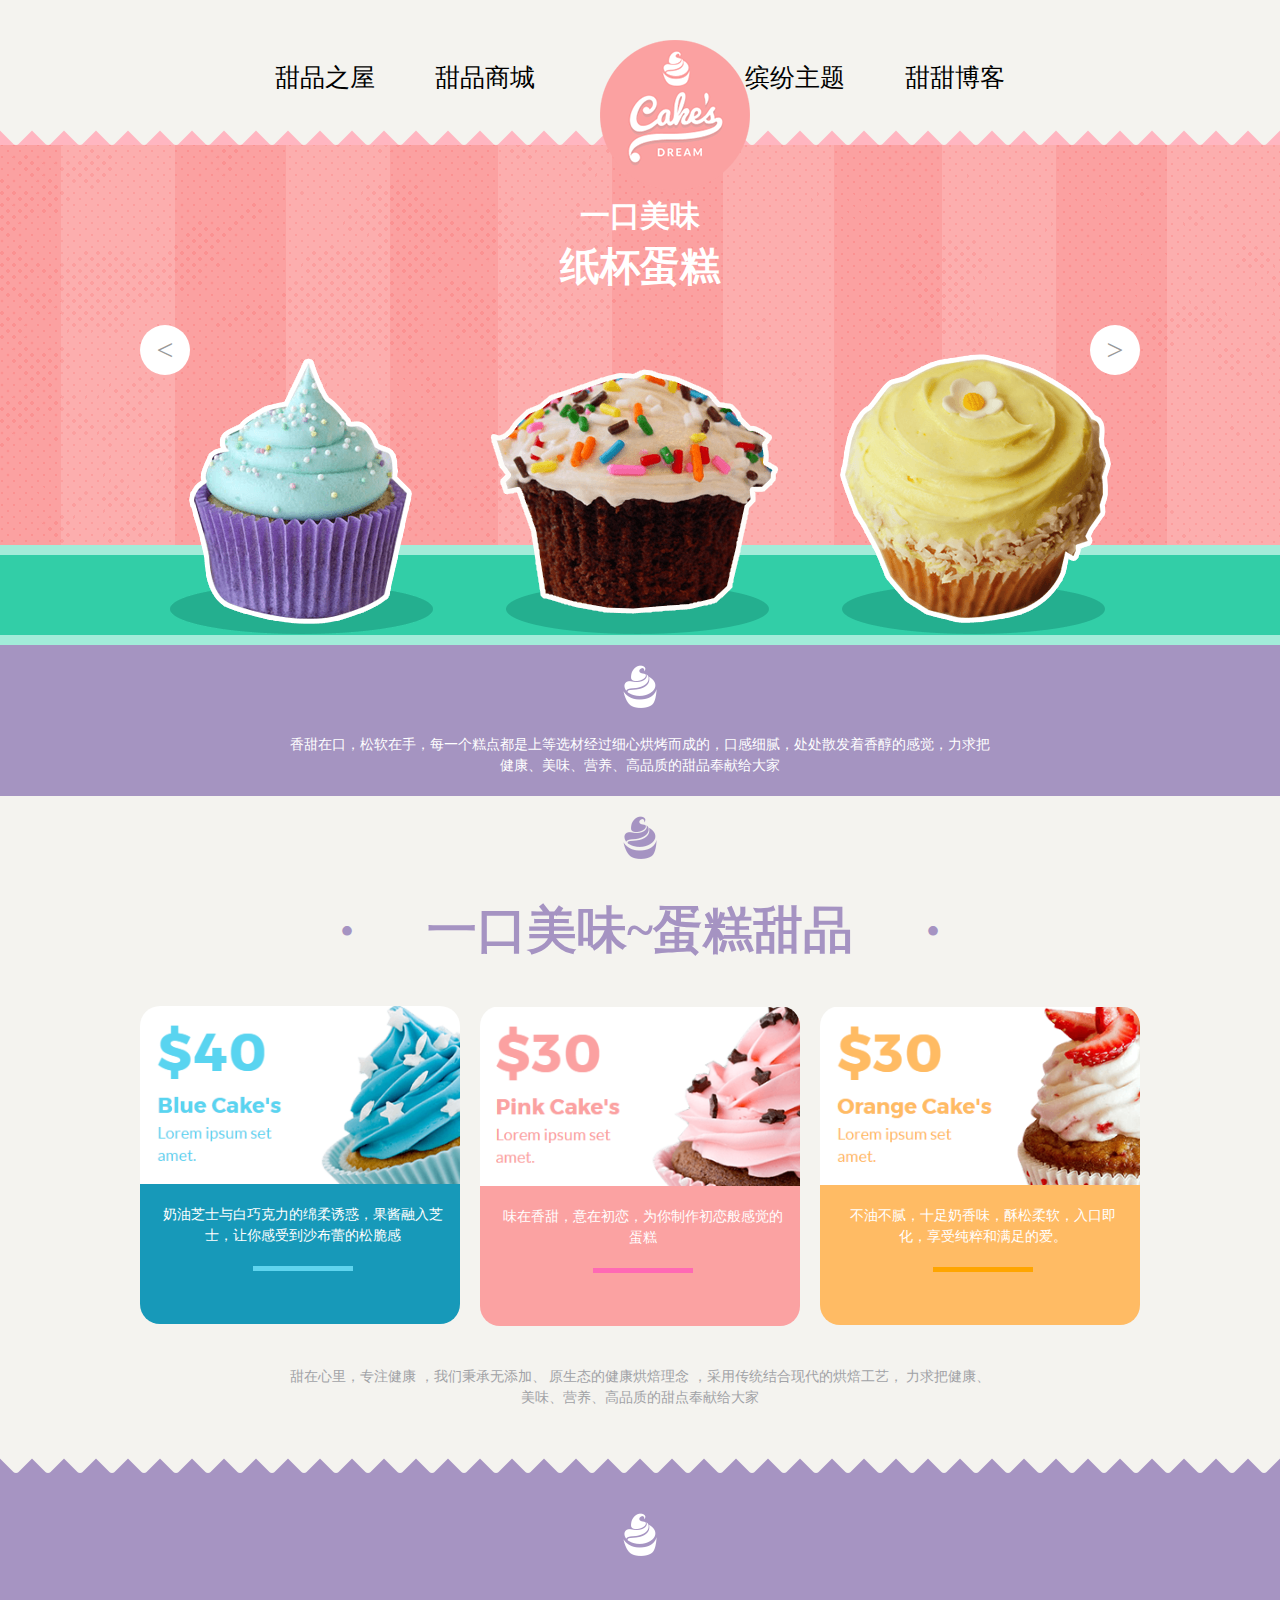
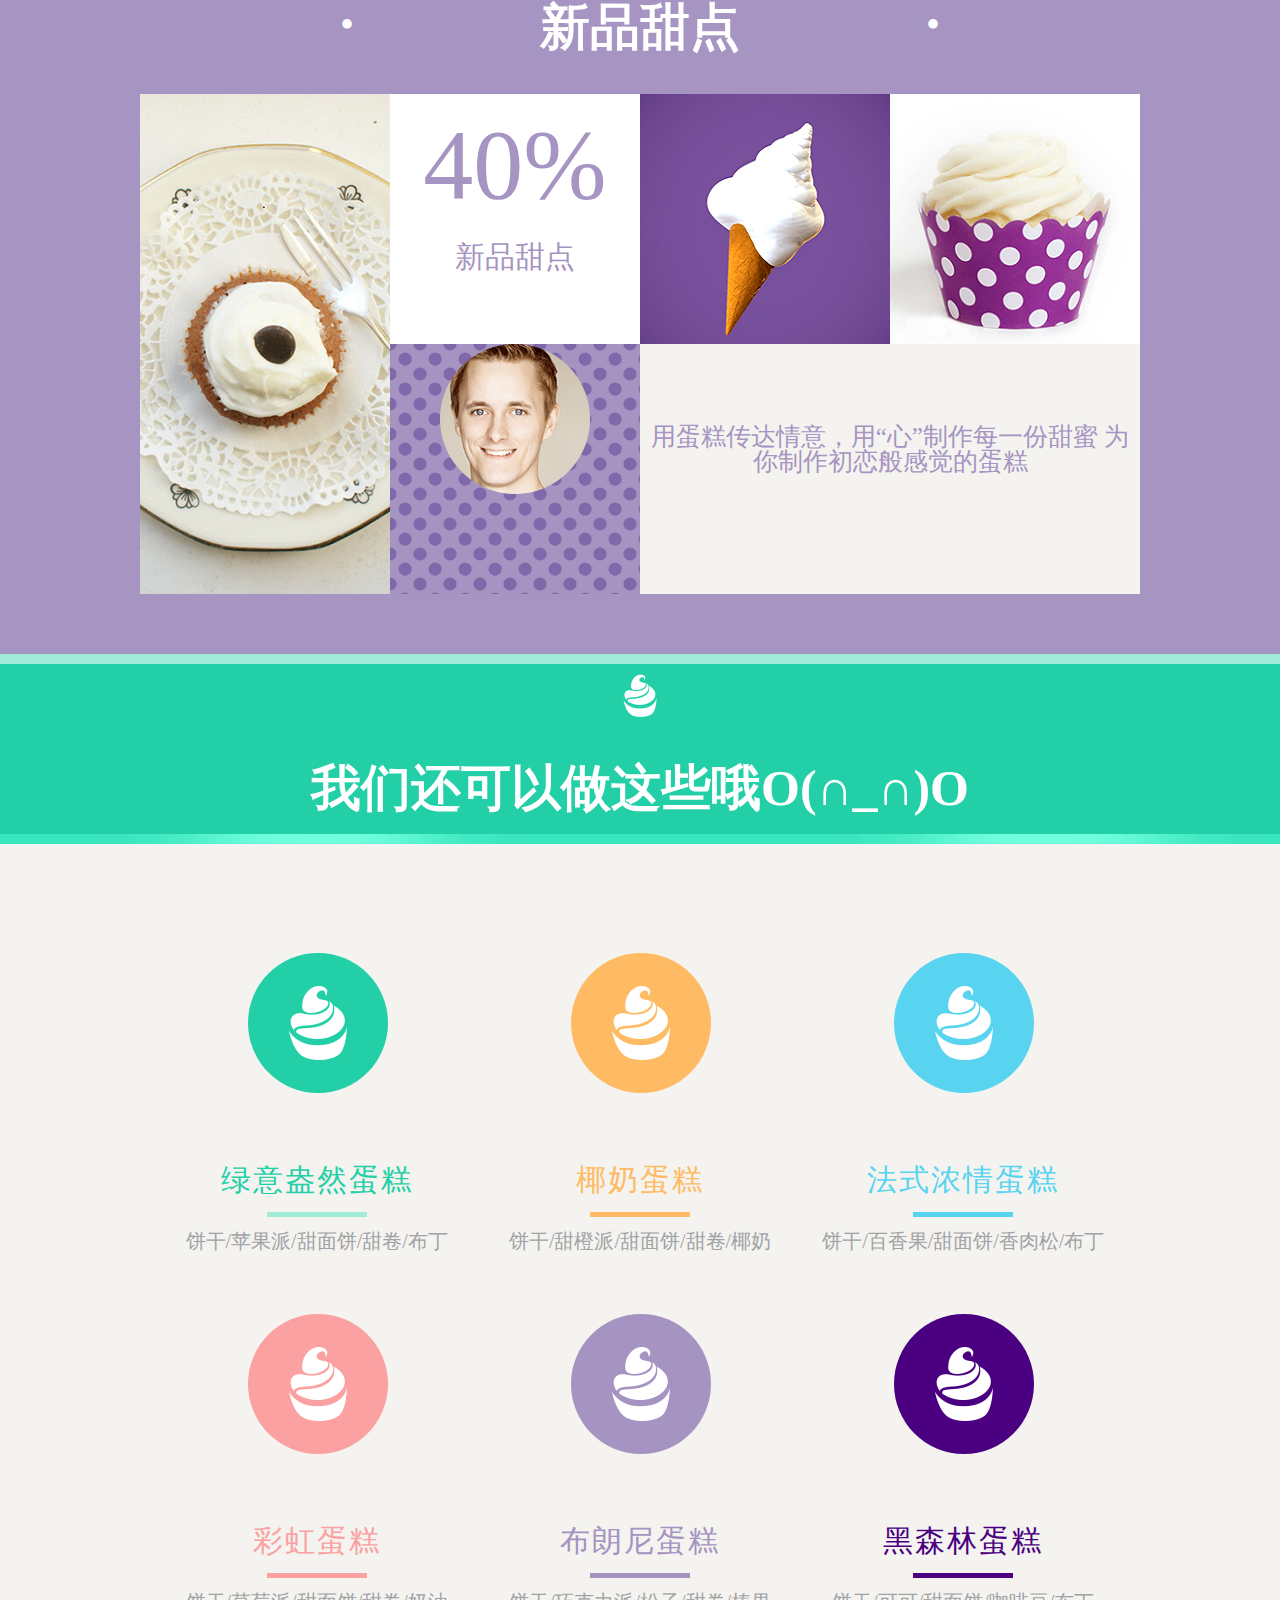
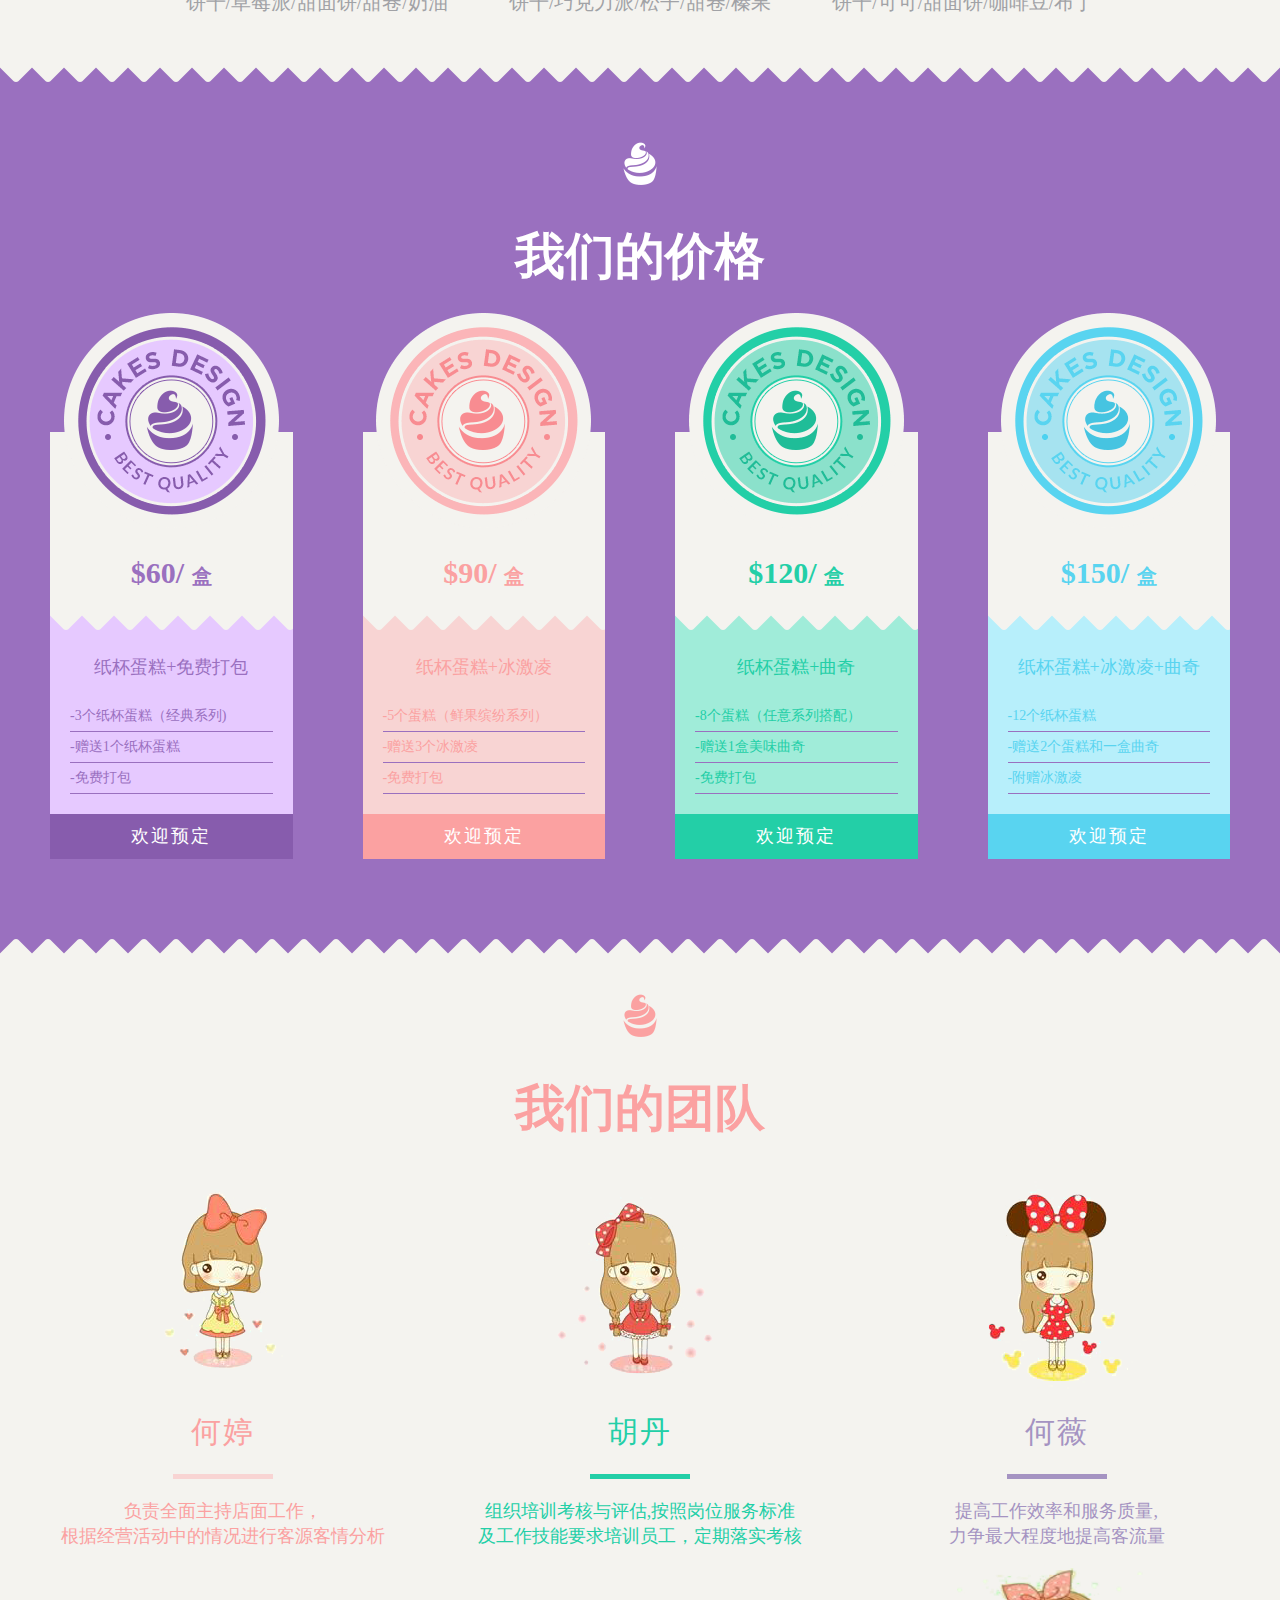
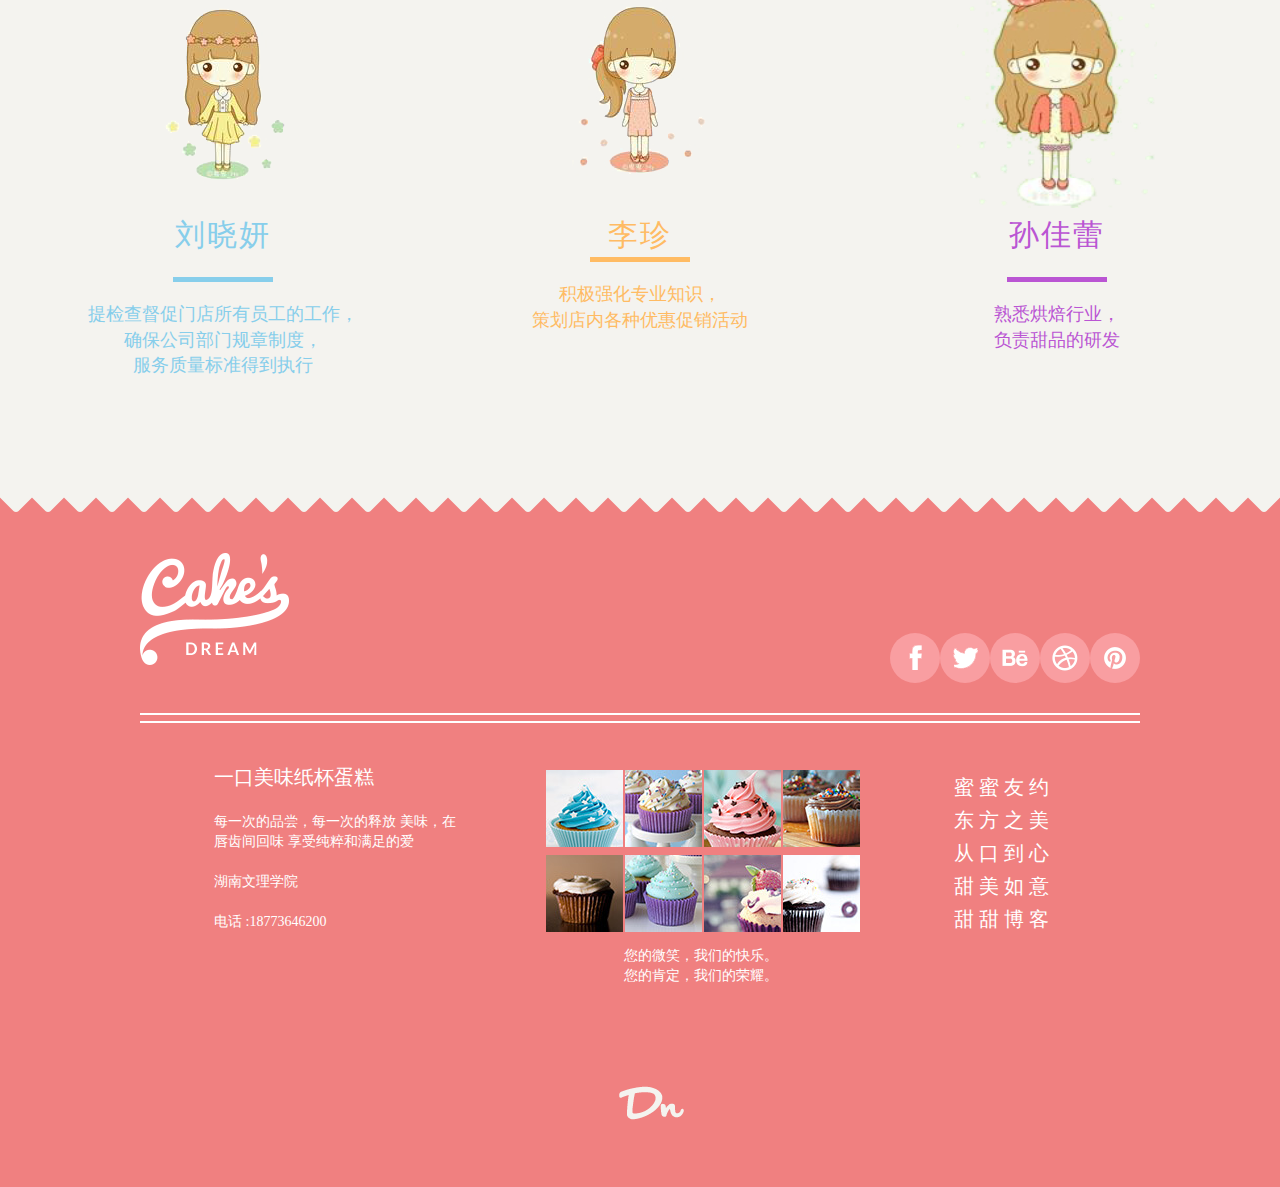
<file: index.html>
<!DOCTYPE html>
<html>
<head>
    <meta charset="UTF-8">
    <title>甜品之屋</title>
    <link rel="stylesheet" href="css/index.css">
    <link rel="stylesheet" href="css/wcw.css"/>
    <link rel="stylesheet" href="css/lztop2.css"/>
    <link rel="stylesheet" href="css/lzbottom.css"/>
    <link rel="stylesheet" href="css/lztheme2.css"/>
    <script src="index.js"></script>
</head>
<body>
<div class="lzplus">
    <div class="lzhome">
        <div class="lzabcd">
            <div class="lza"><a href="#">甜品之屋</a></div>
            <div class="lzb"><a href="ht-shop.html">甜品商城</a></div>
            <div class="lzc"><a href="lztheme2.html">缤纷主题</a></div>
            <div class="lzd"><a href="lxyblog.html">甜甜博客</a></div>
        </div>
        <div class="lzfu">
            <div class="lztopsjx"></div>
        </div>

    </div>
    <div class="lzlogol">
        <img src="images/lzimg/tag-0.png" alt=""/>
    </div>
</div>
<div class="hw-part">
    <div class="banner">
        <div class="tab">
            <div class="hw-center">
                <div class="banner-pic">
                    <br/>

                    <h2>一口美味</h2>

                    <h1>纸杯蛋糕</h1>
                    <!--<span></span>-->
                    <span class="left" id="left"><</span>

                    <span class="left" id="aa">></span>
                </div>


            </div>
        </div>
        <div class="bg-green">
            <div class="hw-center">
                <div class="kuang">
                    <ul class="clearFloat ulu" id="ulu">
                        <li>
                            <img src="images/images-hw/cake-one.png" alt="">
                        </li>
                        <li>
                            <img src="images/images-hw/cake-two.png" alt="">
                        </li>
                        <li>
                            <img src="images/images-hw/cake-three.png" alt="">
                        </li>
                        <li>
                            <img src="images/images-hw/cake-four.png" alt="">
                        </li>
                        <li>
                            <img src="images/images-hw/cake-five.png" alt="">
                        </li>
                        
                    </ul>
                </div>

            </div>

        </div>
        <div class="banner-text">
            <div class="hw-center">
                <div class="img">
                    <img src="images/images-hw/cake-white.png" alt="">
                </div>
                <p>香甜在口，松软在手，每一个糕点都是上等选材经过细心烘烤而成的，口感细腻，处处散发着香醇的感觉，力求把健康、美味、营养、高品质的甜品奉献给大家</p>
            </div>
        </div>
    </div>
    <div class="product">
        <div class="hw-center">
            <div class="img">
                <img src="images/images-hw/cake-purple.png">
            </div>
            <div class="dian">
                <div class="dian-tet">
                    <h2>一口美味~蛋糕甜品</h2>
                </div>
                <div class="dot"><span class="dotleft">•</span><span class="dotright">•</span></div>
                <div class="item-part clearFloat">
                    <div class="item">
                        <div class="up">
                            <img src="images/images-hw/cake-blue.png" alt="">
                        </div>
                        <div class="downblue">
                            <div class="qian">
                                奶油芝士与白巧克力的绵柔诱惑，果酱融入芝士，让你感受到沙布蕾的松脆感
                                <div class="line1"></div>
                            </div>
                            <div class="hou">
                                <a href="ht-shop.html"> <h2 class="btn1">购买</h2></a>>
                            </div>
                        </div>
                    </div>
                    <div class="item">
                        <div class="up">
                            <img src="images/images-hw/cake-red.png"alt="">
                        </div>
                        <div class="downpink">
                            <div class="qian">
                                味在香甜，意在初恋，为你制作初恋般感觉的蛋糕
                                <div class="line2"></div>
                            </div>
                            <div class="hou">
                                <a href="ht-shop.html"><h2 class="btn2">购买</h2></a>>
                            </div>
                        </div>
                    </div>
                    <div class="item">
                        <div class="up">
                            <img src="images/images-hw/cake-orange.png" alt="">
                        </div>
                        <div class="downorange">
                            <div class="qian">
                                不油不腻，十足奶香味，酥松柔软，入口即化，享受纯粹和满足的爱。
                                <div class="line3"></div>
                            </div>
                            <div class="hou">
                                <a href="ht-shop.html"> <h2 class="btn3">购买</h2></a>
                            </div>
                        </div>
                    </div>
                </div>
                <div class="hou-tet">甜在心里，专注健康 ，我们秉承无添加、 原生态的健康烘焙理念 ，采用传统结合现代的烘焙工艺，
                    力求把健康、美味、营养、高品质的甜点奉献给大家
                </div>
            </div>
        </div>
    </div>
    <div class="newcake clearFloat">
        <div class="arrow">
            <!--<img src="img/images-hw/arrow.png" alt=""/>-->
        </div>
        <div class="hw-center clearFloat">
            <div class="img1">
                <img src="images/images-hw/cake-white.png" alt=""/>

                <div><h2 class="newfont">新品甜点</h2></div>
                <div class="dot"><span class="dotleft">•</span><span class="dotright">•</span></div>
            </div>

            <div class="wed clearFloat">
                <div class="wedleft">
                    <img src="images/images-hw/wed-cake.png" alt=""/>
                </div>
                <div class="wedright">
                    <div class="wedright-up clearFloat">
                        <div class="link">

                            <a href="lxyblog.html"><span class="numer"><span class="numer1">40%</span>
                                <p><span class="text">新品甜点</span></p>
                                    </span>
                            </a>
                        </div>
                        <div class="iceboxmove">
                            <div class="icecream">
                                <img src="images/images-hw/ice-cream.png" alt=""/>
                            </div>
                            <div class="orange">
                            </div>
                        </div>

                        <div class="cakeboxmove">
                            <div class="icecake">
                                <img src="images/images-hw/ice-cream-cake.png" alt=""/>
                            </div>
                            <div class="green"></div>
                            <!--<div class="greenmove"></div>
                        </div>-->
                        </div>

                    </div>
                    <div class="wedright-down clearFloat">
                        <div class="left">
                            <img src="images/images-hw/client.png" alt=""/>
                        </div>
                        <div class="right">
                           <div class="hhhhw-tet"> 用蛋糕传达情意，用“心”制作每一份甜蜜
                            为你制作初恋般感觉的蛋糕</div>
                        </div>
                    </div>
                </div>
            </div>
        </div>
    </div>
    <div class="hd-part">
        <!--what can we-->
        <div class="hd-wcw">
            <!--标题部分-->
            <div class="hd-center hd-green-table hd-pad-top-10 hd-pad-btm-10">
                <div class="hd-container">
                    <div class="hd-wcw-tittle-text">
                        <img src="images/hd-img/cake-white.png" alt="cake-white"/>

                        <h2>
                            我们还可以做这些哦O(∩_∩)O
                        </h2>
                    </div>
                </div>
            </div>
            <div class="hd-bottomimg"></div>
            <!--整个蛋糕-->
            <div class="hd-wcw-cake">
                <!--第一行蛋糕-->
                <div class="hd-cake-1 clearFloat">
                    <!--蛋糕1-->
                    <div class="hd-cake-1-1 clearFloat">
                        <div class="hd-cakemesse">
                            <div class="hd-messes-show"></div>
                            <div class="hd-img hd-green"></div>
                        </div>
                        <a href="lxyblog.html"> <div class="hd-greentext">绿意盎然蛋糕</div></a>
                        <div class="hd-center hd-line-temp hd-bottom-green-line"></div>
                        <p class="hd-center hd-mar-top-10">
                            饼干/苹果派/甜面饼/甜卷/布丁
                        </p>
                    </div>
                    <!--蛋糕2-->
                    <div class="hd-cake-1-1 clearFloat">
                        <div class="hd-cakemesse">
                            <div class="hd-messes-show"></div>
                            <div class="hd-img hd-yellow"></div>
                        </div>
                        <a href="lxyblog.html"> <div class="hd-yellowtext">椰奶蛋糕</div></a>
                        <div class="hd-center hd-line-temp hd-bottom-yellow-line"></div>
                        <p class="hd-center hd-mar-top-10">
                            饼干/甜橙派/甜面饼/甜卷/椰奶
                        </p>
                    </div>
                    <!--蛋糕3-->
                    <div class="hd-cake-1-1 clearFloat">
                        <div class="hd-cakemesse">
                            <div class="hd-messes-show"></div>
                            <div class="hd-img hd-blue"></div>
                        </div>
                        <a href="lxyblog.html">  <div class="hd-bluetext">法式浓情蛋糕</div></a>
                        <div class="hd-center hd-line-temp hd-bottom-blue-line"></div>
                        <p class="hd-center hd-mar-top-10">
                            饼干/百香果/甜面饼/香肉松/布丁
                        </p>
                    </div>
                </div>
                <!--第二行蛋糕-->
                <div class="hd-cake-2 clearFloat">
                    <!--蛋糕4-->
                    <div class="hd-cake-1-1 clearFloat">
                        <div class="hd-cakemesse">
                            <div class="hd-messes-show"></div>
                            <div class="hd-img hd-pink"></div>
                        </div>
                        <a href="lxyblog.html"> <div class="hd-pinktext">彩虹蛋糕</div></a>
                        <div class="hd-center hd-line-temp hd-bottom-pink-line"></div>
                        <p class="hd-center hd-mar-top-10">
                            饼干/草莓派/甜面饼/甜卷/奶油
                        </p>
                    </div>
                    <!--蛋糕5-->
                    <div class="hd-cake-1-1 clearFloat">
                        <div class="hd-cakemesse">
                            <div class="hd-messes-show"></div>
                            <div class="hd-img hd-purple"></div>
                        </div>
                        <a href="lxyblog.html"> <div class="hd-purpletext">布朗尼蛋糕</div></a>
                        <div class="hd-center hd-line-temp hd-bottom-purple-line"></div>
                        <p class="hd-center hd-mar-top-10">
                            饼干/巧克力派/松子/甜卷/榛果
                        </p>
                    </div>
                    <!--蛋糕6-->
                    <div class="hd-cake-1-1 clearFloat">
                        <div class="hd-cakemesse">
                            <div class="hd-messes-show"></div>
                            <div class="hd-img hd-plum"></div>
                        </div>
                        <a href="lxyblog.html"> <div class="hd-plumtext">黑森林蛋糕</div></a>
                        <div class="hd-center hd-line-temp hd-bottom-plum-line"></div>
                        <p class="hd-center hd-mar-top-10">
                            饼干/可可/甜面饼/咖啡豆/布丁
                        </p>
                    </div>
                </div>
            </div>
        </div>
        <!--我们的价格-->
        <div class="hd-op">
            <!--三角部分-->
            <div class="hd-op-sanjiao">
                <div class="hd-op-tittle-sanjiao">&nbsp;</div>
            </div>
            <!--价格蛋糕部分-->
            <div class="hd-op-prcake">
                <!--标题部分-->
                <div class="hd-op-tittle-text hd-center">
                    <div class="hd-container">
                        <img alt="Cake-White" src="images/hd-img/cake-white.png">

                        <h2>我们的价格</h2>
                    </div>
                </div>
                <!--蛋糕图片-->
                <div class="hd-container hd-mar-top-20 clearFloat">
                    <!--蛋糕价格1-->
                    <div class="hd-op-prcaketop-1 hd-mar-btm-20">
                        <div class="hd-center hd-op-prcaketop-1-1 clearFloat">
                            <img src="images/hd-img/price-purple.png" class="hd-opimg-full" alt=""/>
                        </div>
                        <div class="hd-center hd-op-prcakebtm-content hd-op-prcakebtm-tag">
                            <h4 class="hd-op-prcake-purple">
                                $60/
                                <span>盒</span>
                            </h4>

                            <div class="hd-op-prcakebtm-text">
                                <div class="hd-op-tittle-sanjiao">&nbsp;</div>
                                <div class="hd-op-prcakebtm-ptext">纸杯蛋糕+免费打包</div>
                                <ul class="hd-text-left hd-op-plist hd-pad-top-0">
                                    <li class="hd-op-pline">
                                        -3个纸杯蛋糕（经典系列)
                                    </li>
                                    <li class="hd-op-pline">
                                        -赠送1个纸杯蛋糕
                                    </li>
                                    <li class="hd-op-pline">
                                        -免费打包
                                    </li>
                                </ul>
                                <a href="ht-shop.html"> <div class="hd-op-ptn hd-purplebtn">
                                    欢迎预定
                                </div></a>
                            </div>
                        </div>
                    </div>
                    <!--蛋糕价格2-->
                    <div class="hd-op-prcaketop-1 hd-mar-btm-20">
                        <div class="hd-center hd-op-prcaketop-1-1 clearFloat">
                            <img src="images/hd-img/price-pink.png" class="hd-opimg-full" alt=""/>
                        </div>
                        <div class="hd-center hd-op-prcakebtm-content hd-op-prcakebtm-tag">
                            <h4 class="hd-op-prcake-pink">
                                $90/
                                <span>盒</span>
                            </h4>

                            <div class="hd-op-pinkrcakebtm-text">
                                <div class="hd-op-tittle-sanjiao">&nbsp;</div>
                                <div class="hd-op-prcakebtm-ptext">纸杯蛋糕+冰激凌</div>
                                <ul class="hd-text-left hd-op-plist hd-pad-top-0">
                                    <li class="hd-op-pline">
                                        -5个蛋糕（鲜果缤纷系列）
                                    </li>
                                    <li class="hd-op-pline">
                                        -赠送3个冰激凌
                                    </li>
                                    <li class="hd-op-pline">
                                        -免费打包
                                    </li>
                                </ul>
                                <a href="ht-shop.html"><div class="hd-op-ptn hd-pinkbtn ">
                                    欢迎预定
                                </div></a>
                            </div>
                        </div>
                    </div>
                    <!--蛋糕价格3-->
                    <div class="hd-op-prcaketop-1 hd-mar-btm-20">
                        <div class="hd-center hd-op-prcaketop-1-1 clearFloat">
                            <img src="images/hd-img/price-green.png" class="hd-opimg-full" alt=""/>
                        </div>
                        <div class="hd-center hd-op-prcakebtm-content hd-op-prcakebtm-tag">
                            <h4 class="hd-op-prcake-green">
                                $120/
                                <span>盒</span>
                            </h4>

                            <div class="hd-op-greencakebtm-text">
                                <div class="hd-op-tittle-sanjiao">&nbsp;</div>
                                <div class="hd-op-prcakebtm-ptext">纸杯蛋糕+曲奇</div>
                                <ul class="hd-text-left hd-op-plist hd-pad-top-0">
                                    <li class="hd-op-pline">
                                        -8个蛋糕（任意系列搭配）
                                    </li>
                                    <li class="hd-op-pline">
                                        -赠送1盒美味曲奇
                                    </li>
                                    <li class="hd-op-pline">
                                        -免费打包
                                    </li>
                                </ul>
                                <a href="ht-shop.html">  <div class="hd-op-ptn hd-greenbtn">
                                    欢迎预定
                                </div></a>
                            </div>
                        </div>
                    </div>
                    <!--蛋糕价格4-->
                    <div class="hd-op-prcaketop-1 hd-mar-btm-20">
                        <div class="hd-center hd-op-prcaketop-1-1 clearFloat">
                            <img src="images/hd-img/price-blue.png" class="hd-opimg-full" alt=""/>
                        </div>
                        <div class="hd-center hd-op-prcakebtm-content hd-op-prcakebtm-tag">
                            <h4 class="hd-op-prcake-blue">
                                $150/
                                <span>盒</span>
                            </h4>

                            <div class="hd-op-bluecakebtm-text">
                                <div class="hd-op-tittle-sanjiao">&nbsp;</div>
                                <div class="hd-op-prcakebtm-ptext">纸杯蛋糕+冰激凌+曲奇</div>
                                <ul class="hd-text-left hd-op-plist hd-pad-top-0">
                                    <li class="hd-op-pline">
                                        -12个纸杯蛋糕
                                    </li>
                                    <li class="hd-op-pline">
                                        -赠送2个蛋糕和一盒曲奇
                                    </li>
                                    <li class="hd-op-pline">
                                        -附赠冰激凌
                                    </li>
                                </ul>
                                <a href="ht-shop.html"> <div class="hd-op-ptn hd-bluebtn">
                                    欢迎预定
                                </div></a>
                            </div>
                        </div>
                    </div>
                </div>
            </div>
            <!-- 尾部三角部分-->
            <div class="hd-op-sanjiao">
                <div class="hd-op-bottom-sanjiao">&nbsp;</div>
            </div>
        </div>
        <!--我们的团队-->
        <div class="hd-ot">
            <div class="hd-center hd-op-tittle-text ">
                <!-- 团队标题-->
                <div class="hd-container">
                    <img src="images/hd-img/cake-pink.png" alt=""/>

                    <h2 class="hd-ot-pink">
                        我们的团队
                    </h2>
                </div>
                <!-- 人员介绍-->
                <div class="hd-container hd-mar-top-20">
                    <div class="hd-ot-zintroduce">
                        <!-- 第一行人员-->
                        <div class="hd-ot-line1">
                            <!-- 何婷-->
                            <div class="hd-ot-introduce">
                                <div class="hd-ot-img">
                                    <img src="images/hd-img/heting.png" alt=""/>
                                </div>
                                <div class="hd-ot-heting">何婷</div>

                                <div class="hd-ot-pink-about">
                                    &nbsp;
                                </div>
                                <div class="hd-center hd-ht-p">
                                    负责全面主持店面工作，<br>根据经营活动中的情况进行客源客情分析<br/>
                                </div>
                            </div>
                            <!-- 胡丹-->
                            <div class="hd-ot-introduce">
                                <div class="hd-ot-img">
                                    <img src="images/hd-img/hudan.png" alt=""/>
                                </div>
                                <div class="hd-ot-hudan">胡丹</div>

                                <div class="hd-ot-purple-about">
                                    &nbsp;
                                </div>
                                <div class="hd-center hd-p">
                                    组织培训考核与评估,按照岗位服务标准<br/>及工作技能要求培训员工，定期落实考核<br>
                                </div>
                            </div>
                            <!-- 何薇-->
                            <div class="hd-ot-introduce">
                                <div class="hd-ot-img">
                                    <img src="images/hd-img/hewei.png" alt=""/>
                                </div>
                                <div class="hd-ot-hw">何薇</div>

                                <div class="hd-ot-hw-about">
                                    &nbsp;
                                </div>
                                <div class="hd-center hd-hw-p">
                                    提高工作效率和服务质量,<br/>力争最大程度地提高客流量<br>
                                </div>
                            </div>
                        </div>
                        <!-- 第二行人员-->
                        <div class="hd-ot-line2">
                            <!-- 刘晓妍-->
                            <div class="hd-ot-introduce">
                                <div class="hd-ot-img">
                                    <img src="images/hd-img/liuxiaoyan.png" alt=""/>
                                </div>
                                <div class="hd-ot-lxy">刘晓妍</div>

                                <div class="hd-ot-blue-about">
                                    &nbsp;
                                </div>
                                <div class="hd-center hd-lxy-p">
                                    提检查督促门店所有员工的工作，<br/>确保公司部门规章制度，<br/>服务质量标准得到执行<br>
                                </div>
                            </div>
                            <!-- 李珍-->
                            <div class="hd-ot-introduce">
                                <div class="hd-ot-img">
                                    <img src="images/hd-img/lizhen.png" alt=""/>
                                </div>
                                <div class="hd-ot-lz">李珍</div>

                                <div class="hd-ot-lz-about">
                                    &nbsp;
                                </div>
                                <div class="hd-center hd-lz-p">
                                    积极强化专业知识，<br/>策划店内各种优惠促销活动<br>
                                </div>
                            </div>
                            <!-- 孙佳蕾-->
                            <div class="hd-ot-introduce">
                                <div class="hd-ot-img">
                                    <img src="images/hd-img/sunjialei.png" alt=""/>
                                </div>
                                <div class="hd-ot-sjl">孙佳蕾</div>

                                <div class="hd-ot-sjl-about">
                                    &nbsp;
                                </div>
                                <div class="hd-center hd-sjl-p">
                                    熟悉烘焙行业，<br/>负责甜品的研发<br>
                                </div>
                            </div>
                        </div>
                    </div>
                </div>
            </div>
        </div>
    </div>
    <div class="lzfooter">
        <div class="lztop">
            <div class="lzaa-2"></div>
            <div class="lzaa-2">
                <!--<img src="images/lzimg/tag-0.png" alt=""/>-->
            </div>
            <div class="lzsjx"></div>
        </div>
        <div class="lzsum">

            <div class="lzaa-1">
                <div class="lzaa-11">
                    <img src="images/lzimg/tag-logo.png" alt=""/>
                </div>
                <div class="lzaa-12">
                    <div class="lzaa-121">
                        <img src="images/lzimg/w1.png" alt=""/>
                    </div>
                    <div class="lzaa-122"><img src="images/lzimg/w2.png" alt=""/></div>
                    <div class="lzaa-123"><img src="images/lzimg/w3.png" alt=""/></div>
                    <div class="lzaa-124"><img src="images/lzimg/w4.png" alt=""/></div>
                    <div class="lzaa-125"><img src="images/lzimg/w5.png" alt=""/></div>

                </div>
            </div>
            <div class="lzaa"></div>
            <div class="lzbcd">
                <div class="lzbb">
                    <div class="lzbb1">
                        <p>一口美味纸杯蛋糕</p>
                    </div>
                    <div class="lzbb2">
                        <p>每一次的品尝，每一次的释放
                            美味，在唇齿间回味
                            享受纯粹和满足的爱
                        </p>
                    </div>
                    <div class="lzbb3">
                        <p>湖南文理学院</p>
                    </div>
                    <div class="lzbb4">
                        <p>电话 :18773646200</p>
                    </div>
                </div>
                <div class="lzcc">
                    <div class="lzcc1">
                        <img src="images/lzimg/tag-1.jpg" alt=""/>
                    </div>
                    <div class="lzcc2">
                        <img src="images/lzimg/tag-2.jpg" alt=""/>
                    </div>
                    <div class="lzcc3">
                        <img src="images/lzimg/tag-3.jpg" alt=""/>
                    </div>
                    <div class="lzcc4">
                        <img src="images/lzimg/tag-4.jpg" alt=""/>
                    </div>
                    <div class="lzcc5">
                        <img src="images/lzimg/tag-5.jpg" alt=""/>
                    </div>
                    <div class="lzcc6">
                        <img src="images/lzimg/tag-6.jpg" alt=""/>
                    </div>
                    <div class="lzcc7">
                        <img src="images/lzimg/tag-7.jpg" alt=""/>
                    </div>
                    <div class="lzcc8">
                        <img src="images/lzimg/tag-8.jpg" alt=""/>
                    </div>
                    <div class="lzcc9">
                        <p> 您的微笑，我们的快乐。</p>

                        <p> 您的肯定，我们的荣耀。
                        </p>

                    </div>
                </div>
                <div class="lzdd">
                    <div class="lzdd1">
                        <p>蜜 蜜 友 约</p>
                    </div>
                    <div class="lzdd2">
                        <p>东 方 之 美</p>
                    </div>
                    <div class="lzdd3">
                        <p>从 口 到 心</p>
                    </div>
                    <div class="lzdd4">
                        <p>甜 美 如 意</p>
                    </div>
                    <div class="lzdd5">
                        <p>甜 甜 博 客</p>
                    </div>
                </div>
            </div>
            <div class="lzee">
                <img src="images/lzimg/tag-9.png" alt=""/>
            </div>
        </div>
    </div>
</div>
</body>
</html>
</body>
</html>
</file>
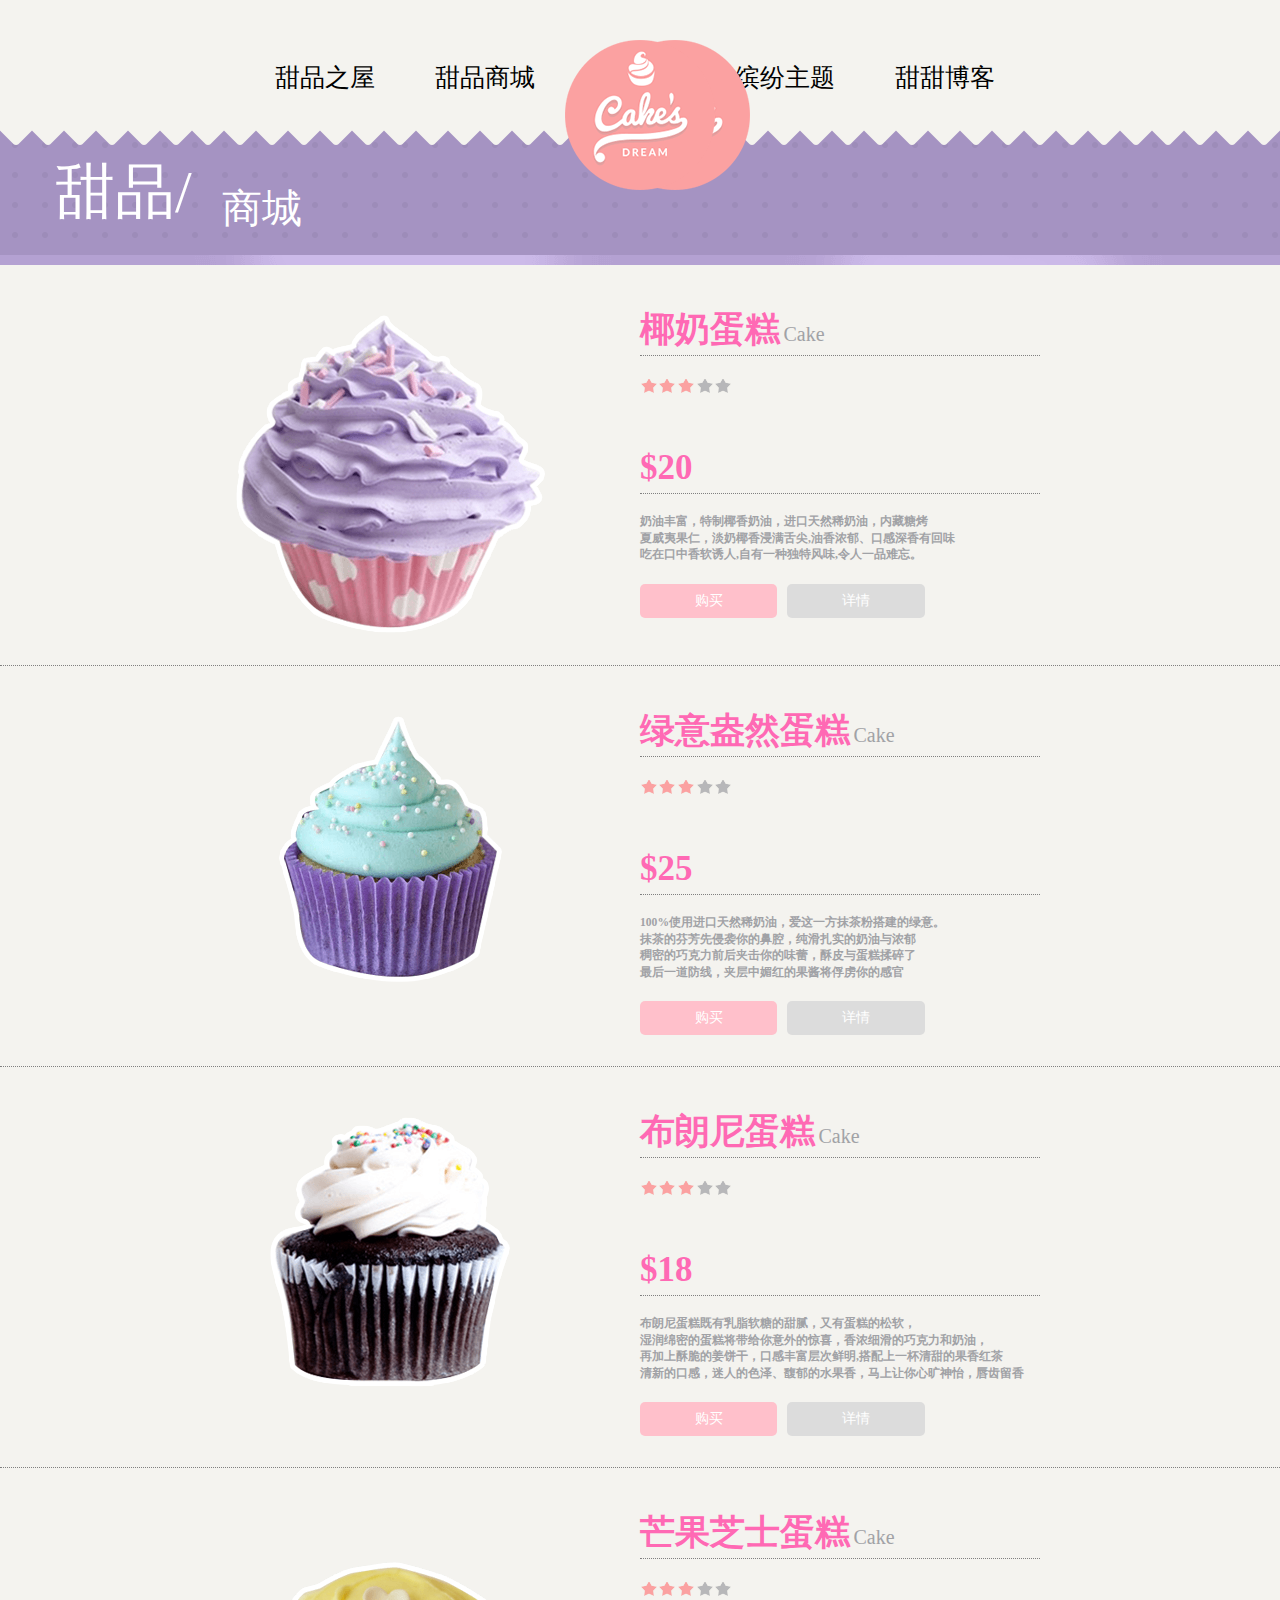
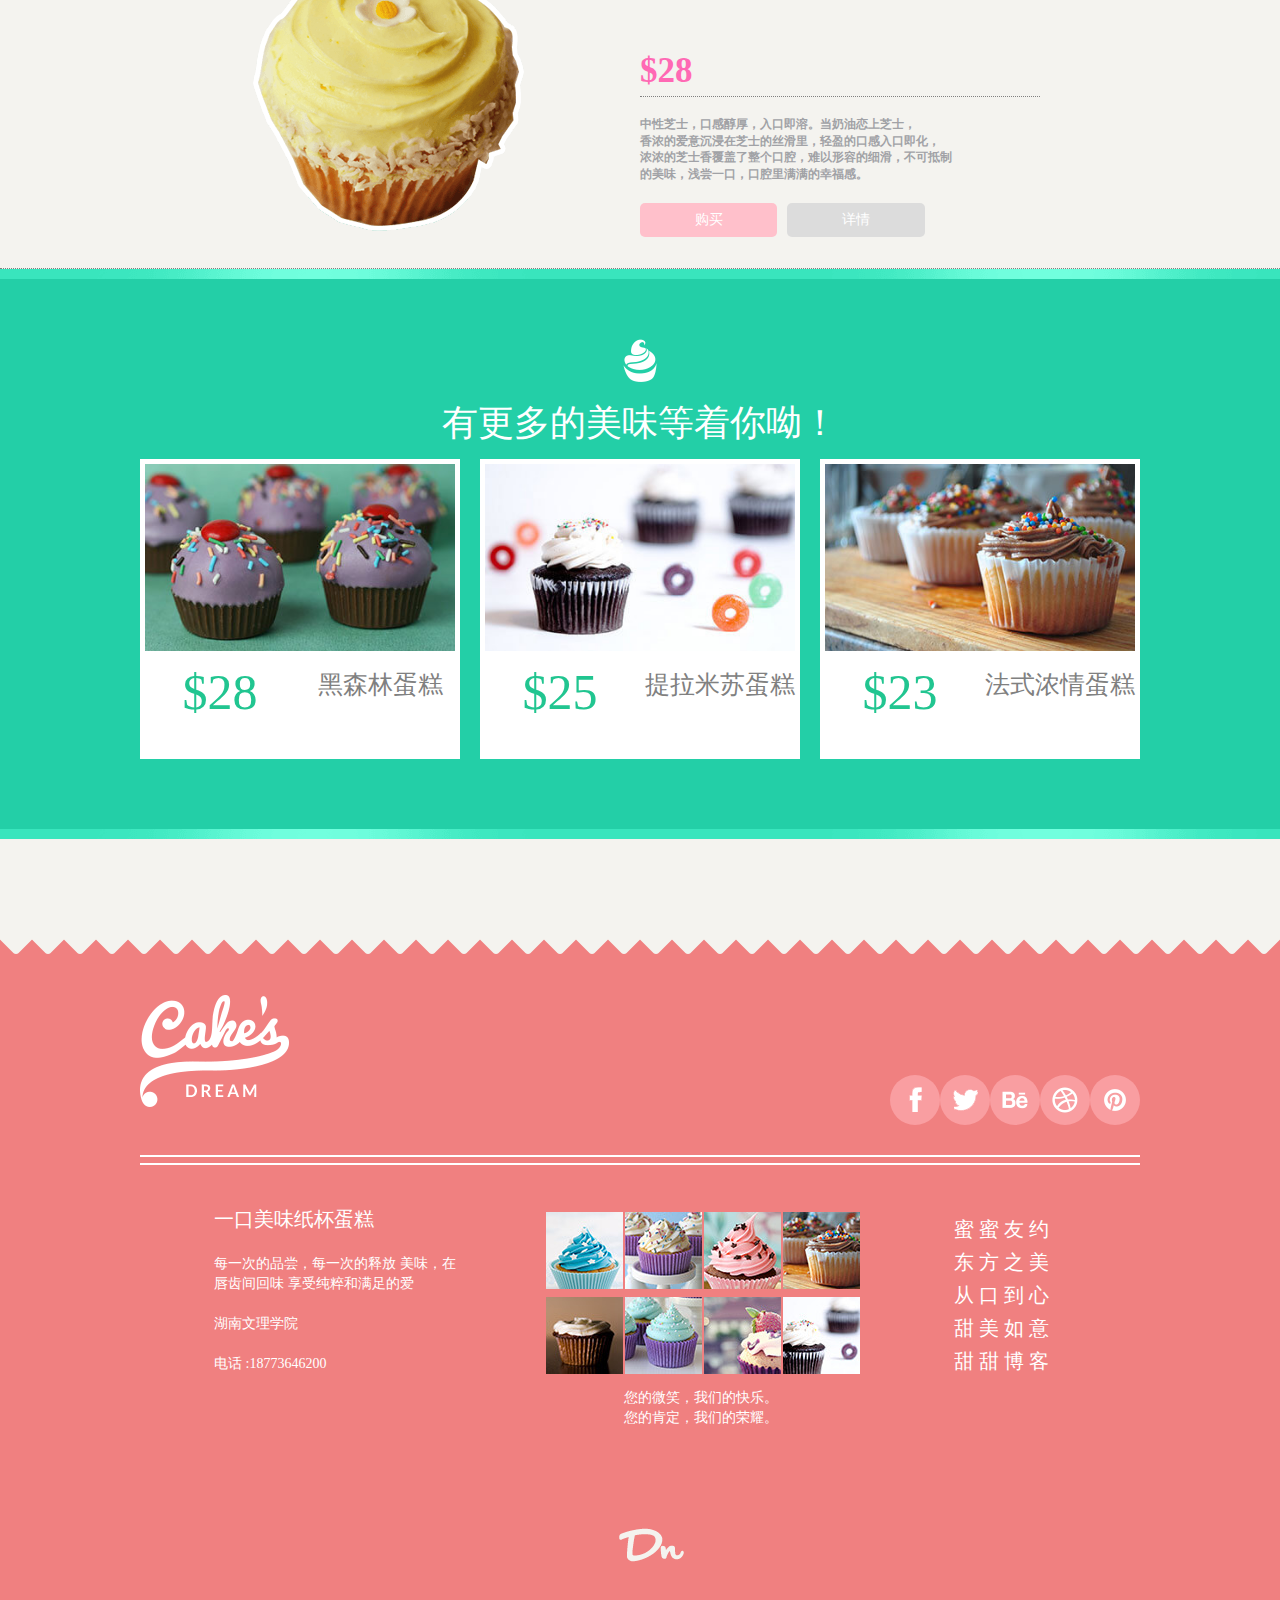
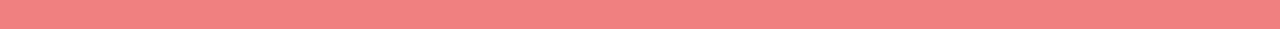
<file: ht-shop.html>
<!--何婷-shop HTML-->
<!DOCTYPE html>
<html>
<head >
    <meta charset="UTF-8">
    <title>甜品商城</title>
    <link rel="stylesheet" href="css/he-shop-css.css"/>
    <link rel="stylesheet" href="css/lztop1.css"/>
    <link rel="stylesheet" href="css/lzbottom.css"/>
    <link rel="stylesheet" href="css/lztheme1.css"/>
    <link rel="stylesheet" href="css/wcw.css"/>
    <link rel="stylesheet" href="index.html"/>

</head>
<body>

<div class="ht-shop">
    <div class="lzplus">
    <div class="lzhome">
        <div class="lzabcd">
            <div class="lza"><a href="index.html">甜品之屋</a></div>
            <div class="lzb"><a href="#">甜品商城</a></div>
            <div class="lzc">
                <a href="lztheme1.html">缤纷主题</a>
            </div>
            <div class="lzd">
                <a href="lxyblog.html">甜甜博客</a></div>
        </div>
        <div class="lztopsjx"></div>
    </div>
    <div class="lzlogol">
        <img src="images/lzimg/tag-0.png" alt=""/>
    </div>
</div>

<div class="title">
    <br>
    <h1>甜品/</h1>
    <h2>商城</h2>
    </div>
<div class="purplearrow">
</div>
    <div class="biggood">
        <div class="good">
        <div class=" cake">
            <img src="images/image-ht/cake-one-buy.png" alt=""/>
        </div>
        <div class="detail">
            <div class="detail1">
                <p><span class="blod">椰奶蛋糕</span>
                    <span class="g-font">Cake</span></p>
            </div>
            <div class="detail1">
                <div><img src="images/image-ht/star1.png" alt=""/></div>
            </div>
            <div class="detail1">
                <p><span class="blod">$20</span></p>
            </div>
            <div class="detail13">
                <h5>奶油丰富，特制椰香奶油，进口天然稀奶油，内藏糖烤</h5>
                <h5>夏威夷果仁，淡奶椰香浸满舌尖,油香浓郁、口感深香有回味</h5>
                <h5>吃在口中香软诱人,自有一种独特风味,令人一品难忘。</h5>
            </div>
            <div class="detail2">
                <div class="detail11">
                    <a href="button1">购买</a></div>
                <div class="detail12">
                    <a href="button2">详情</a></div>
            </div>
        </div>
    </div>
        </div>
    <div class="biggood">
        <div class="good ">
            <div class="cake">
                <img src="images/image-ht/cake-two-buy.png" alt=""/>
            </div>
            <div class="detail">
                <div class="detail1">
                    <p><span class="blod">绿意盎然蛋糕</span>
                        <span class="g-font">Cake</span></p>
                </div>
                <div class="detail1">
                    <div><img src="images/image-ht/star1.png" alt=""/></div>
                </div>
                <div class="detail1">
                    <p><span class="blod">$25</span></p>
                </div>
                <div class="detail13">
                    <h5>100%使用进口天然稀奶油，爱这一方抹茶粉搭建的绿意。</h5>
                    <h5>抹茶的芬芳先侵袭你的鼻腔，纯滑扎实的奶油与浓郁</h5>
                        <h5>稠密的巧克力前后夹击你的味蕾，酥皮与蛋糕揉碎了</h5>
                    <h5>最后一道防线，夹层中媚红的果酱将俘虏你的感官</h5>

                </div>
                <div class="detail2">
                    <div class="detail11">
                        <a href="button1">购买</a></div>
                    <div class="detail12">
                        <a href="button2">详情</a></div>
                </div>
            </div>
        </div>
        </div>
    <div class="biggood">
        <div class="good ">
            <div class="cake">
                <img src="images/image-ht/cake-three-buy.png" alt=""/>
            </div>
            <div class="detail">
                <div class="detail1">
                    <p><span class="blod">布朗尼蛋糕</span>
                        <span class="g-font">Cake</span></p>
                </div>
                <div class="detail1">
                    <div><img src="images/image-ht/star1.png" alt=""/></div>
                </div>
                <div class="detail1">
                    <p><span class="blod">$18</span></p>
                </div>
                <div class="detail13">
                    <h5> 布朗尼蛋糕既有乳脂软糖的甜腻，又有蛋糕的松软，</h5>
                    <h5>湿润绵密的蛋糕将带给你意外的惊喜，香浓细滑的巧克力和奶油，</h5>
                    <h5>再加上酥脆的姜饼干，口感丰富层次鲜明,搭配上一杯清甜的果香红茶</h5>
                    <h5>清新的口感，迷人的色泽、馥郁的水果香，马上让你心旷神怡，唇齿留香
                    </h5>
                </div>
                <div class="detail2">
                    <div class="detail11">
                        <a href="button1">购买</a></div>
                    <div class="detail12">
                        <a href="button2">详情</a></div>
                </div>
            </div>
        </div>
        </div>
    <div class="biggood">
        <div class="good ">
            <div class="cake">
                <img src="images/image-ht/cake-four-buy.png" alt=""/>
            </div>
            <div class="detail">
                <div class="detail1">
                    <p><span class="blod">芒果芝士蛋糕</span>
                        <span class="g-font">Cake</span></p>
                </div>
                <div class="detail1">
                    <div><img src="images/image-ht/star1.png" alt=""/></div>
                </div>
                <div class="detail1">
                    <p><span class="blod">$28</span></p>
                </div>
                <div class="detail13">
                    <h5>中性芝士，口感醇厚，入口即溶。当奶油恋上芝士，</h5>
                        <h5>香浓的爱意沉浸在芝士的丝滑里，轻盈的口感入口即化，</h5>
                    <h5>浓浓的芝士香覆盖了整个口腔，难以形容的细滑，不可抵制</h5>
                        <h5>的美味，浅尝一口，口腔里满满的幸福感。</h5>
                </div>
                <div class="detail2">
                    <div class="detail11">
                        <a href="button1">购买</a></div>
                    <div class="detail12">
                        <a href="button2">详情</a></div>
                </div>
            </div>
        </div></div>



<div class="greenarrow">
</div>
<div class="greenbackground">
        <div class="picture-top">
        <img src="images/image-ht/cake-white.png" alt=""/>
        <p>有更多的美味等着你呦！</p>
        </div>
        <div class="picture-bottom">
            <div class="picture1">
                <img src="images/image-ht/shop-cake1.jpg" alt=""/>
                <div class="price">
                    <p>$28</p>
                </div>
                <div class="name">
                    <p>黑森林蛋糕</p>
                </div>
            </div>
            <div class="picture2">
                <img src="images/image-ht/shop-cake2.jpg" alt=""/>
                <div class="price">
                    <p>$25</p>
                </div>
                <div class="name">
                    <p>提拉米苏蛋糕</p>
                </div>
            </div>
            <div class="picture3">
                <img src="images/image-ht/shop-cake3.jpg" alt=""/>
                <div class="charater">
                <div class="price">
                    <p >$23</p>
                </div>
                <div class="name">
                    <p>法式浓情蛋糕</p>
                </div>
                </div>
            </div>
        </div>
    </div>

<div class="greenarrow">
</div>


<div class="lzfooter">
    <div class="lztop">
        <div class="lzaa-2"></div>
        <div class="lzaa-2">
            <img src="images/lzimg/tag-0.png" alt=""/>
        </div>
         <div class="lzsjx"></div>
    </div>
    <div class="lzsum">

        <div class="lzaa-1">
            <div class="lzaa-11">
                <img src="images/lzimg/tag-logo.png" alt=""/>
            </div>
            <div class="lzaa-12">
                <div class="lzaa-121">
                    <img src="images/lzimg/w1.png" alt=""/>
                </div>
                <div class="lzaa-122"><img src="images/lzimg/w2.png" alt=""/></div>
                <div class="lzaa-123"><img src="images/lzimg/w3.png" alt=""/></div>
                <div class="lzaa-124"><img src="images/lzimg/w4.png" alt=""/></div>
                <div class="lzaa-125"><img src="images/lzimg/w5.png" alt=""/></div>

            </div>
        </div>
        <div class="lzaa"></div>
        <div class="lzbcd">
            <div class="lzbb">
                <div class="lzbb1">
                    <p>一口美味纸杯蛋糕</p>
                </div>
                <div class="lzbb2">
                    <p>每一次的品尝，每一次的释放
                        美味，在唇齿间回味
                        享受纯粹和满足的爱
                    </p>
                </div>
                <div class="lzbb3">
                    <p>湖南文理学院</p>
                </div>
                <div class="lzbb4">
                    <p>电话 :18773646200</p>
                </div>
            </div>
            <div class="lzcc">
                <div class="lzcc1">
                    <img src="images/lzimg/tag-1.jpg" alt=""/>
                </div>
                <div class="lzcc2">
                    <img src="images/lzimg/tag-2.jpg" alt=""/>
                </div>
                <div class="lzcc3">
                    <img src="images/lzimg/tag-3.jpg" alt=""/>
                </div>
                <div class="lzcc4">
                    <img src="images/lzimg/tag-4.jpg" alt=""/>
                </div>
                <div class="lzcc5">
                    <img src="images/lzimg/tag-5.jpg" alt=""/>
                </div>
                <div class="lzcc6">
                    <img src="images/lzimg/tag-6.jpg" alt=""/>
                </div>
                <div class="lzcc7">
                    <img src="images/lzimg/tag-7.jpg" alt=""/>
                </div>
                <div class="lzcc8">
                    <img src="images/lzimg/tag-8.jpg" alt=""/>
                </div>
                <div class="lzcc9">
                    <p> 您的微笑，我们的快乐。</p>
                    <p>   您的肯定，我们的荣耀。
                    </p>

                </div>
            </div>
            <div class="lzdd">
                <div class="lzdd1">
                    <p>蜜 蜜 友 约</p>
                </div>
                <div class="lzdd2">
                    <p>东 方 之 美</p>
                </div>
                <div class="lzdd3">
                    <p>从 口 到 心</p>
                </div>
                <div class="lzdd4">
                    <p>甜 美 如 意</p>
                </div>
                <div class="lzdd5">
                    <p>甜 甜 博 客</p>
                </div>
            </div>
        </div>
        <div class="lzee">
            <img src="images/lzimg/tag-9.png" alt=""/>
        </div>
    </div>
</div>
</div>
</body>
</html>
</file>
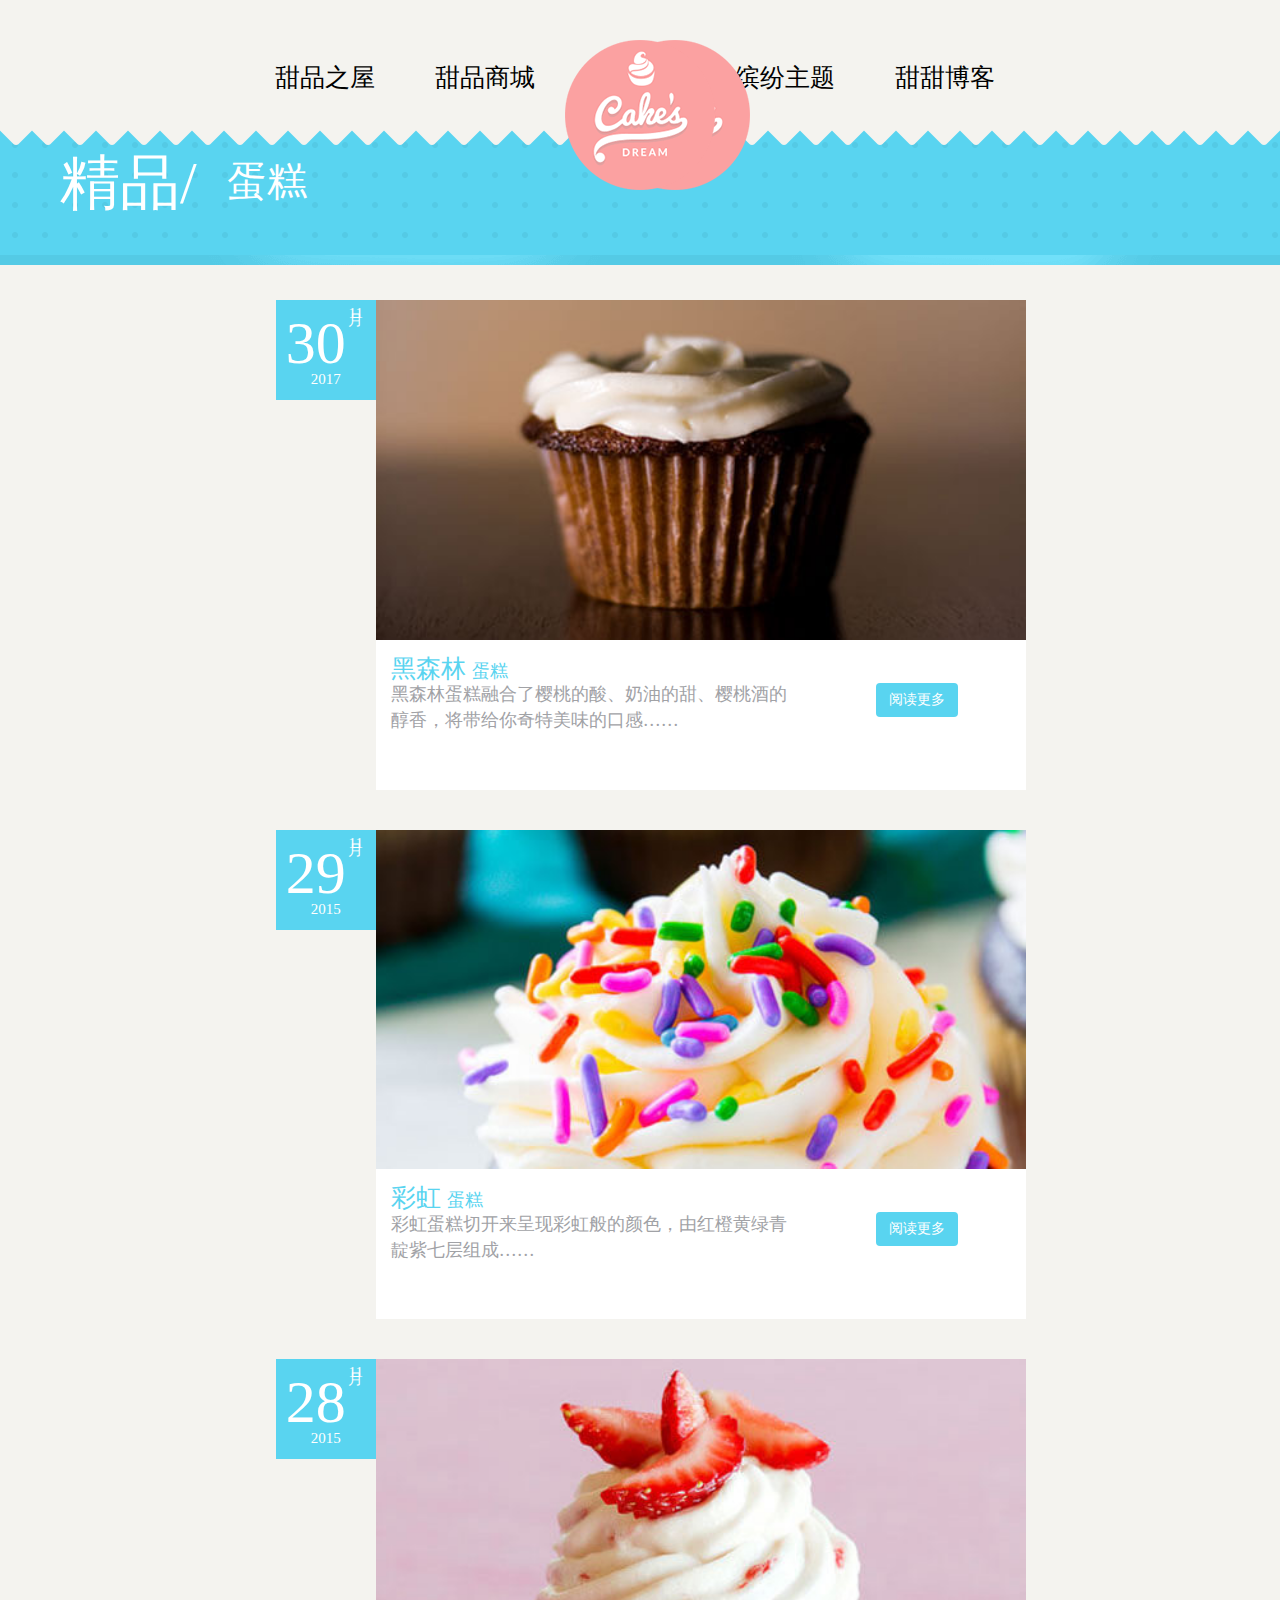
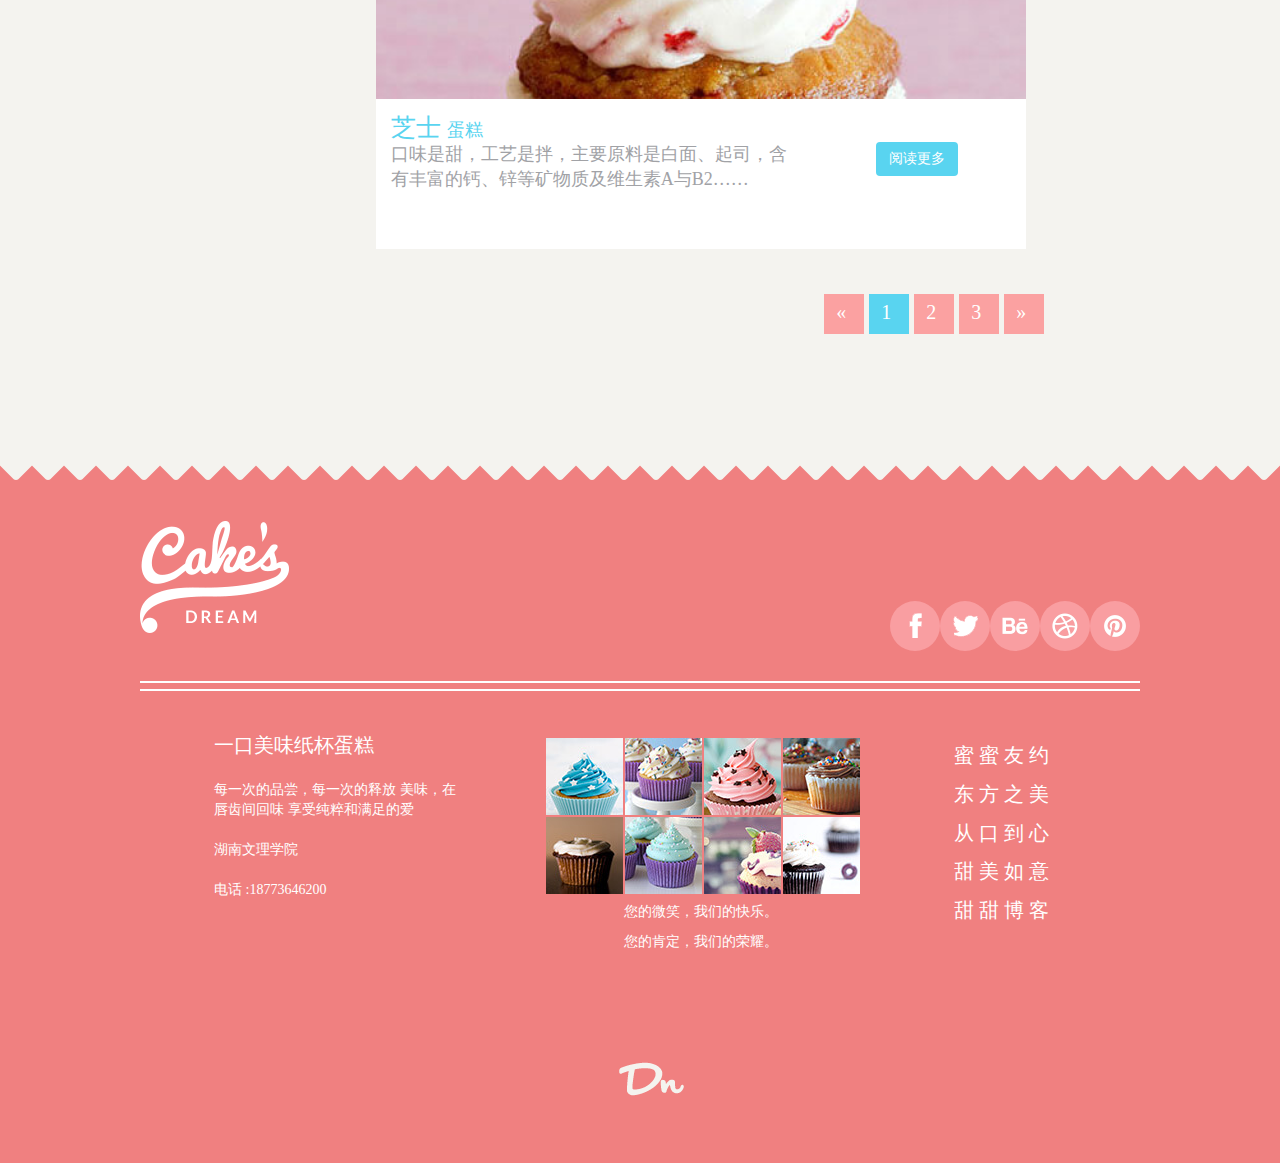
<file: lxyblog.html>
<!DOCTYPE html>
<html>
<head>
    <meta charset="UTF-8">
    <title>甜甜博客</title>
    <link rel="stylesheet" href="css/BlogCSS.css"/>
    <link rel="stylesheet" href="css/lztop.css"/>
    <link rel="stylesheet" href="css/lzbottom.css"/>
    <link rel="stylesheet" href="css/index.css"/>
    <link rel="stylesheet" href="css/wcw.css"/>
    <link rel="stylesheet" href="css/lztheme.css"/>

</head>
<body class="blog"><!--blog页面-->
<div class="blog-wholecontainer"id="blog-wholecontainer"> <!--blog页面外部边框 -->
    <div class="blog-main"><!--blog页面主页面内容 -->
        <div class="blog-top hide"><!--blog页面head隐藏部分 -->
            &nbsp;
        </div>

        <section class="blog-head"><!--blog页面头部部分 -->
            <div class="lzplus"><!--导航栏的部分 -->
                <div class="lzhome">
                    <div class="lzabcd">
                        <div class="lza"><a href="index.html">甜品之屋</a></div>
                        <div class="lzb"><a href="ht-shop.html">甜品商城</a></div>
                        <div class="lzc"><a href="lztheme.html">缤纷主题</a></div>
                        <div class="lzd"><a href="#">甜甜博客</a></div>
                    </div>
                    <div class="lztopsjx"></div>
                </div>
                <div class="lzlogol">
                    <img src="images/lzimg/tag-0.png" alt=""/>
                </div>
            </div><!--导航栏部分结束 -->
            <header class="blog-head bluetopdot"><!--blog页面头部蓝色点背景 -->
                <!--<div class="title topleader">&lt;!&ndash;blog页面头部蓝色背景上方空白部分（导航栏的部分） &ndash;&gt;-->
                    <div class="container"><!--blog页面头部文字内容 -->

                        <h1>
                            精品/
                        </h1>
                        <h2>
                            蛋糕
                        </h2>
                    </div>
                <!--</div>-->
            </header><!--blog页面头部蓝色点背景结束 -->

            <div class="head-bottomborder"><!--blog页面头部下面蓝色条部分 -->
                &nbsp;
            </div><!--blog页面头部下面蓝色条部分结束 -->

            <div class="blog-cake"><!--blog页面中间主内容部分 -->
                <div class="container">
                    <div class="row">
                        <div class="img-content-effect1 img-content1 overflow">
                            <div class="blog-content"><!-- 第一张图片-->
                                <div class="left-date"><!-- 左边日期-->
                                    <h1>
                                        30
                                    </h1>
                                    <p>
                                        11月 2017
                                    </p>
                                </div>
                                <div class="right-content"><!-- 右边图片内容-->
                                    <img  class="img100" src="images/lxyimgs/cakes-co.jpg" alt="cake-co"/>
                                    <article class="content-bottom"><!--图片下面部分 -->
                                        <div class="row">
                                            <div class="img-content1">
                                                <h4>
                                                    黑森林 <span>蛋糕</span>
                                                </h4>
                                                <p>
                                                   黑森林蛋糕融合了樱桃的酸、奶油的甜、樱桃酒的醇香，将带给你奇特美味的口感……
                                                </p>
                                            </div>
                                            <div class="img-content2">
                                                <div class="right-readmore text-center">
                                                    <span>
                                                        <span class="buttom buttom-blue btn-1">阅读更多
                                                        </span>
                                                        <span class="buttom buttom-blue btn-2 hide"> Less More</span>
                                                    </span>
                                                </div>
                                            </div>
                                        </div>
                                        <div class="show-content show1">
                                            <hr/>
                                            <a href="javascript:void(0);">黑森林蛋糕起源:</a><br>
                                            著名的德国甜点——黑森林蛋糕，来源于德国黑森林地区。
                                            相传早前当黑森林区的樱桃丰收时，
                                            农妇们会将德国黑森林地区最知名的樱桃、<br><br>
                                            樱桃汁、樱桃酒加入到蛋糕的制作当中。
                                            后来，这种口味独特的蛋糕甜点逐渐流传开来，成为远近闻名的德国"黑森林蛋糕"！

                                        </div>
                                    </article>
                                </div>
                            </div>

                            <div class="blog-content"><!--第二张图片部分 -->
                                <div class="left-date">
                                    <h1>
                                        29
                                    </h1>
                                    <p>
                                        11月 2015
                                    </p>
                                </div>
                                <div class="right-content">
                                    <img  class="img100" src="images/lxyimgs/cakes-co1.jpg" alt="cake-co1"/>
                                    <article class="content-bottom"><!--图片下面部分 -->
                                        <div class="row">
                                            <div class="img-content1">
                                                <h4>
                                                    彩虹 <span>蛋糕</span>
                                                </h4>
                                                <p>
                                                    彩虹蛋糕切开来呈现彩虹般的颜色，由红橙黄绿青靛紫七层组成……
                                                </p>
                                            </div>
                                            <div class="img-content2">
                                                <div class="right-readmore text-center">
                                                    <span>
                                                        <span class="buttom buttom-blue btn-3">阅读更多
                                                        </span>
                                                        <span class="buttom buttom-blue btn-4 hide"> Less More</span>
                                                    </span>
                                                </div>
                                            </div>
                                        </div>
                                        <div class="show-content show2">
                                            <hr/>
                                            <a href="javascript:void(0);">彩虹蛋糕起源：</a><br>
                                            古时候曼彻斯特地区有一位公爵，他家的厨师是个非常善良的年轻人，
                                            灾荒之年，很多人因为饥饿而死去，
                                            小厨师偷偷收集公爵吃剩蛋糕和制作蛋糕剩下的不同材质的边角料，
                                            重新制作成糕饼，送给饥饿的人们，<br><br>
                                            由于材质不同，蛋糕呈现像彩虹一样绚烂的颜色，口感丰富，
                                            就这样，灾荒过去，这个村庄的人存活了下来。
                                            这种蛋糕也因为口感多变和让人看到就开心的颜色流行在英国很多地方，
                                            这是一款让人可以见到就自主开心的神奇点心。
                                        </div>
                                    </article>
                                </div>
                            </div>

                            <div class="blog-content"><!--第三张图片部分 -->
                                <div class="left-date">
                                    <h1>
                                        28
                                    </h1>
                                    <p>
                                        11月 2015
                                    </p>
                                </div>
                                <div class="right-content">
                                    <img  class="img100" src="images/lxyimgs/cakes-co2.jpg" alt="cake-co2"/>
                                    <article class="content-bottom"><!--图片下面部分 -->
                                        <div class="row">
                                            <div class="img-content1">
                                                <h4>
                                                    芝士 <span>蛋糕</span>
                                                </h4>
                                                <p>
                                                    口味是甜，工艺是拌，主要原料是白面、起司，含有丰富的钙、锌等矿物质及维生素A与B2……
                                                </p>
                                            </div>
                                            <div class="img-content2">
                                                <div class="right-readmore text-center">
                                                    <span>
                                                        <span class="buttom buttom-blue btn-5">阅读更多
                                                        </span>
                                                        <span class="buttom buttom-blue btn-6 hide"> Less More</span>
                                                    </span>
                                                </div>
                                            </div>
                                        </div>
                                        <div class="show-content show3">
                                            <hr/>
                                            <a href="javascript:void(0);">芝士蛋糕起源:</a><br>
                                            16世纪，一个阿拉伯人横越沙漠之前，在一个羊胃制成的皮囊装了新鲜牛奶。
                                            当他走出沙漠打开皮囊后，发现里边的牛奶竟已经变成了固状物体和少许液状的乳浆。 <br><br>
                                            芝士就这样出来 ，18世纪法国一位糕点师傅在制作蛋糕时误将奶酪加入蛋糕中，
                                            当天这批蛋糕上架出售。人们在食用后发现这种蛋糕的味道居然好吃无比。便是今天的芝士蛋糕。
                                        </div>
                                    </article>
                                </div>
                            </div>
                            <div class="pageall pull">
                                <!-- 页码-->
                                <ul class="page">
                                    <li>
                                        <a aria-label="previous" href="#">
                                            «
                                        </a>
                                    </li>
                                    <li>
                                        <a class="active" href="#">1</a>
                                    </li>
                                    <li>
                                        <a href="#">2</a>
                                    </li>
                                    <li>
                                        <a href="#">3</a>
                                    </li>
                                    <li>
                                        <a aria-label="Next" href="#">
                                            »
                                        </a>
                                    </li>
                                </ul>
                            </div>
                        </div>
                    </div>
                </div>
            </div>
        </section> <!-- 中间主要内容部分结束-->

        <div class="lzfooter"><!-- 页脚部分-->
            <div class="lztop">
                <div class="lzaa-2"></div>
                <div class="lzaa-2">
                    <img src="images/lzimg/tag-0.png" alt=""/>
                </div>
                <div class="lzsjx"></div>
            </div>
            <div class="lzsum">

                <div class="lzaa-1">
                    <div class="lzaa-11">
                        <img src="images/lzimg/tag-logo.png" alt=""/>
                    </div>
                    <div class="lzaa-12">
                        <div class="lzaa-121">
                            <img src="images/lzimg/w1.png" alt=""/>
                        </div>
                        <div class="lzaa-122"><img src="images/lzimg/w2.png" alt=""/></div>
                        <div class="lzaa-123"><img src="images/lzimg/w3.png" alt=""/></div>
                        <div class="lzaa-124"><img src="images/lzimg/w4.png" alt=""/></div>
                        <div class="lzaa-125"><img src="images/lzimg/w5.png" alt=""/></div>
                    </div>
                </div>
                <div class="lzaa"></div>
                <div class="lzbcd">
                    <div class="lzbb">
                        <div class="lzbb1">
                            <p>一口美味纸杯蛋糕</p>
                        </div>
                        <div class="lzbb2">
                            <p>每一次的品尝，每一次的释放
                                美味，在唇齿间回味
                                享受纯粹和满足的爱
                            </p>
                        </div>
                        <div class="lzbb3">
                            <p>湖南文理学院</p>
                        </div>
                        <div class="lzbb4">
                            <p>电话 :18773646200</p>
                        </div>
                    </div>
                    <div class="lzcc">
                        <div class="lzcc1">
                            <img src="images/lzimg/tag-1.jpg" alt=""/>
                        </div>
                        <div class="lzcc2">
                            <img src="images/lzimg/tag-2.jpg" alt=""/>
                        </div>
                        <div class="lzcc3">
                            <img src="images/lzimg/tag-3.jpg" alt=""/>
                        </div>
                        <div class="lzcc4">
                            <img src="images/lzimg/tag-4.jpg" alt=""/>
                        </div>
                        <div class="lzcc5">
                            <img src="images/lzimg/tag-5.jpg" alt=""/>
                        </div>
                        <div class="lzcc6">
                            <img src="images/lzimg/tag-6.jpg" alt=""/>
                        </div>
                        <div class="lzcc7">
                            <img src="images/lzimg/tag-7.jpg" alt=""/>
                        </div>
                        <div class="lzcc8">
                            <img src="images/lzimg/tag-8.jpg" alt=""/>
                        </div>
                        <div class="lzcc9">
                            <p> 您的微笑，我们的快乐。</p>
                            <p>   您的肯定，我们的荣耀。
                            </p>

                        </div>
                    </div>
                    <div class="lzdd">
                        <div class="lzdd1">
                            <p>蜜 蜜 友 约</p>
                        </div>
                        <div class="lzdd2">
                            <p>东 方 之 美</p>
                        </div>
                        <div class="lzdd3">
                            <p>从 口 到 心</p>
                        </div>
                        <div class="lzdd4">
                            <p>甜 美 如 意</p>
                        </div>
                        <div class="lzdd5">
                            <p>甜 甜 博 客</p>
                        </div>
                    </div>
                </div>
                <div class="lzee">
                    <img src="images/lzimg/tag-9.png" alt=""/>
                </div>
            </div>
        </div>
    </div>
</div>


</body>
</html>
</file>
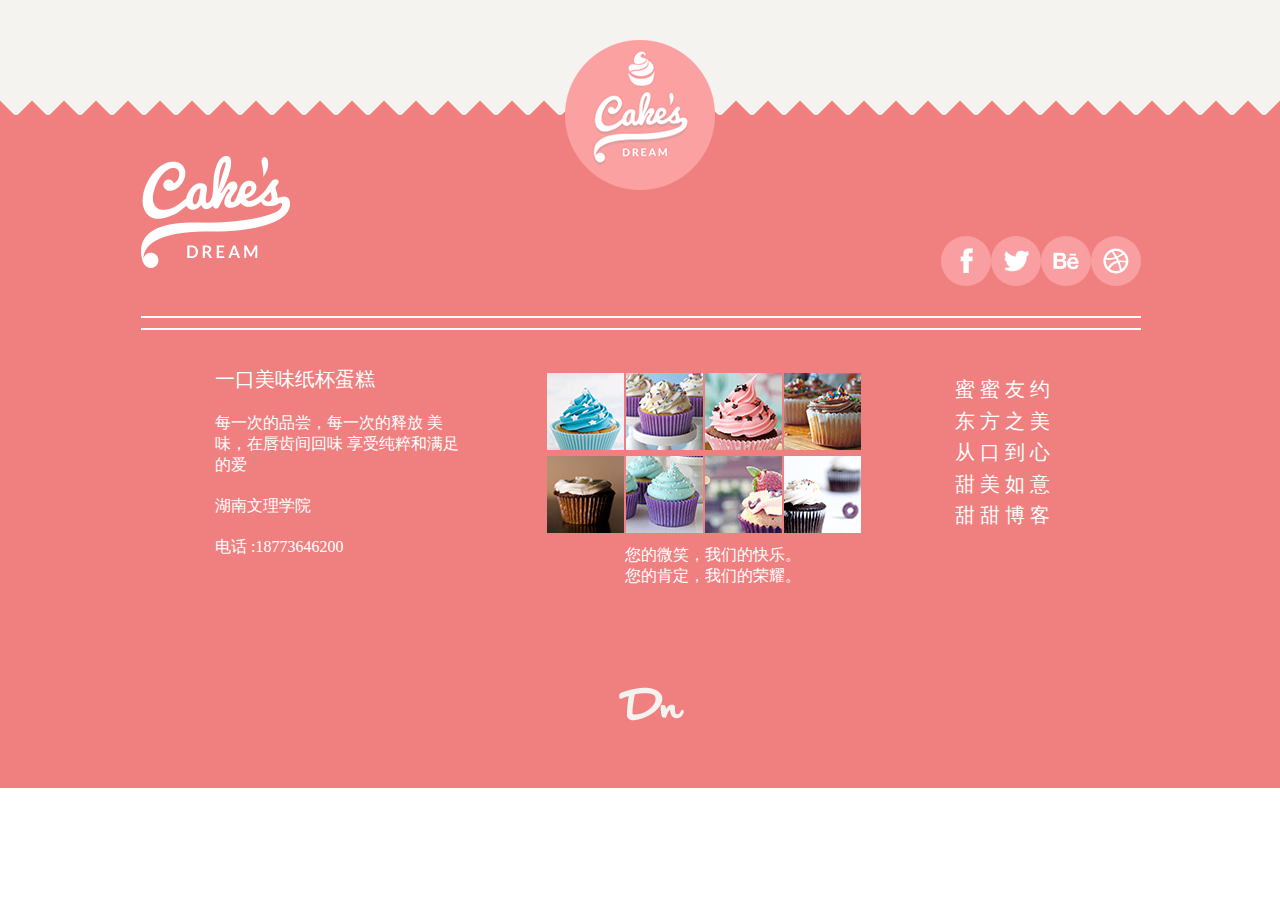
<file: lzbottom.html>
<!DOCTYPE html>
<html>
<head lang="en">
    <meta charset="UTF-8">
    <title></title>
    <link rel="stylesheet" href="css/lzbottom.css"/>
</head>
<body>
<div class="lzfooter">
    <div class="lztop">
        <div class="lzaa-2"></div>
        <div class="lzaa-2">
            <img src="images/lzimg/tag-0.png" alt=""/>
        </div>
        <div class="lzsjx"></div>
    </div>
    <div class="lzsum">

        <div class="lzaa-1">
            <div class="lzaa-11">
                <img src="images/lzimg/tag-logo.png" alt=""/>
            </div>
            <div class="lzaa-12">
                <div class="lzaa-121">
                    <img src="images/lzimg/w1.png" alt=""/>
                </div>
                <div class="lzaa-122"><img src="images/lzimg/w2.png" alt=""/></div>
                <div class="lzaa-123"><img src="images/lzimg/w3.png" alt=""/></div>
                <div class="lzaa-124"><img src="images/lzimg/w4.png" alt=""/></div>
            </div>
        </div>
        <div class="lzaa"></div>
        <div class="lzbcd">
            <div class="lzbb">
                <div class="lzbb1">
                    <p>一口美味纸杯蛋糕</p>
                </div>
                <div class="lzbb2">
                    <p>每一次的品尝，每一次的释放
                        美味，在唇齿间回味
                        享受纯粹和满足的爱
                    </p>
                </div>
                <div class="lzbb3">
                    <p>湖南文理学院</p>
                </div>
                <div class="lzbb4">
                    <p>电话 :18773646200</p>
                </div>
            </div>
            <div class="lzcc">
                <div class="lzcc1">
                    <img src="images/lzimg/tag-1.jpg" alt=""/>
                </div>
                <div class="lzcc2">
                    <img src="images/lzimg/tag-2.jpg" alt=""/>
                </div>
                <div class="lzcc3">
                    <img src="images/lzimg/tag-3.jpg" alt=""/>
                </div>
                <div class="lzcc4">
                    <img src="images/lzimg/tag-4.jpg" alt=""/>
                </div>
                <div class="lzcc5">
                    <img src="images/lzimg/tag-5.jpg" alt=""/>
                </div>
                <div class="lzcc6">
                    <img src="images/lzimg/tag-6.jpg" alt=""/>
                </div>
                <div class="lzcc7">
                    <img src="images/lzimg/tag-7.jpg" alt=""/>
                </div>
                <div class="lzcc8">
                    <img src="images/lzimg/tag-8.jpg" alt=""/>
                </div>
                <div class="lzcc9">
                    <p> 您的微笑，我们的快乐。</p>
                    <p>   您的肯定，我们的荣耀。
                    </p>

                </div>
            </div>
            <div class="lzdd">
                <div class="lzdd1">
                    <p>蜜 蜜 友 约</p>
                </div>
                <div class="lzdd2">
                    <p>东 方 之 美</p>
                </div>
                <div class="lzdd3">
                    <p>从 口 到 心</p>
                </div>
                <div class="lzdd4">
                    <p>甜 美 如 意</p>
                </div>
                <div class="lzdd5">
                    <p>甜 甜 博 客</p>
                </div>
            </div>
        </div>
        <div class="lzee">
            <img src="images/lzimg/tag-9.png" alt=""/>
        </div>
    </div>
</div>


</body>
</html>
</file>
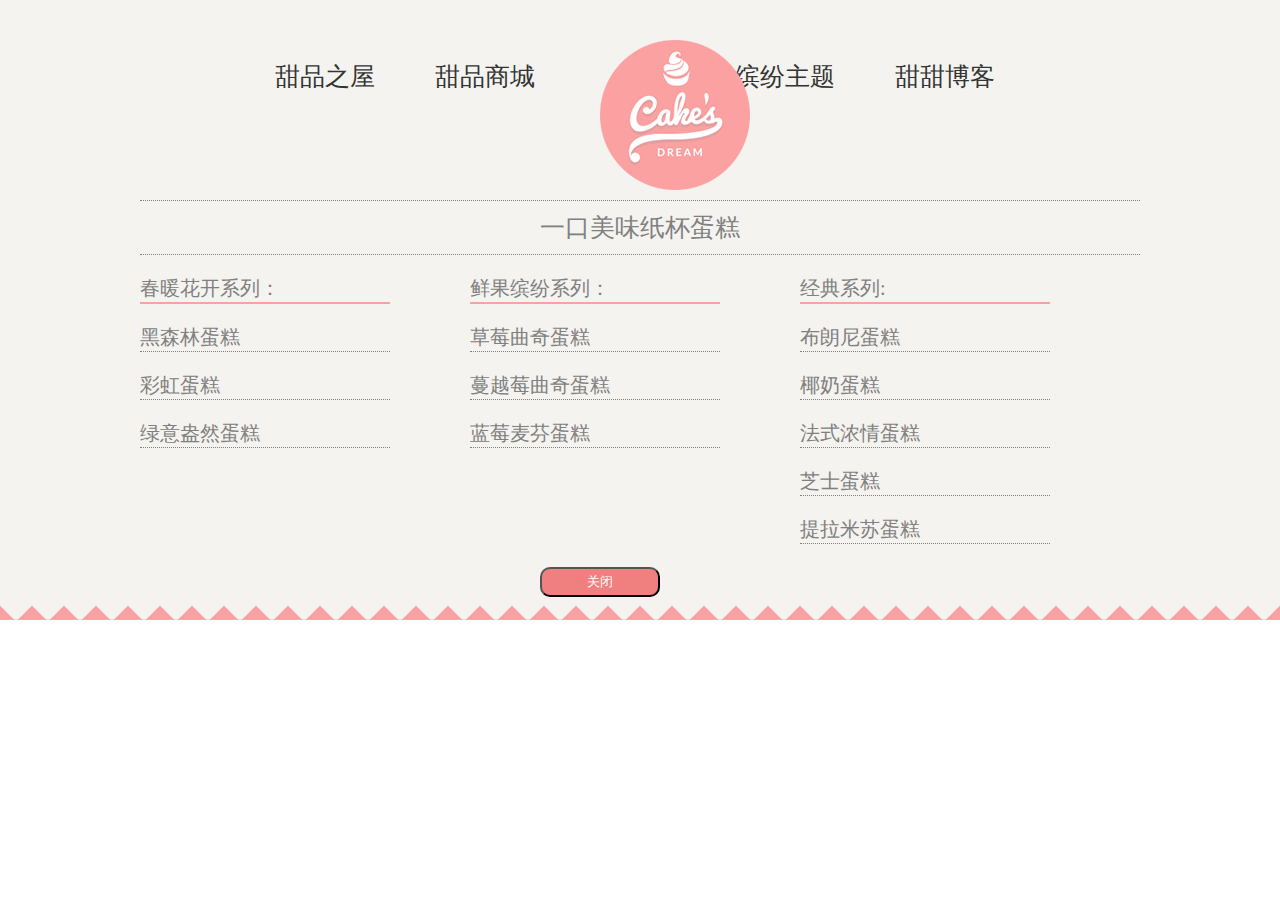
<file: lztheme.html>
<!DOCTYPE html>
<html>
<head>
    <meta charset="UTF-8">
    <title>缤纷主题</title>
    <link rel="stylesheet" href="css/lztheme.css"/>
    <link rel="stylesheet" href="css/lztop.css"/>
</head>
<body>
<div class="lzall">
    <div class="lzplus">
        <div class="lzhome">
            <div class="lzabcd">
                <div class="lza">甜品之屋</div>
                <div class="lzb">甜品商城</div>
                <div class="lzc">缤纷主题</div>
                <div class="lzd">甜甜博客</div>
            </div>
        </div>
        <div class="lzlogol">
            <img src="images/lzimg/tag-0.png" alt=""/>
        </div>
    </div>
    <div class="lzone"></div>
    <div class="lztwo">
        <p>一口美味纸杯蛋糕</p>
    </div>
    <div class="lzthree"></div>
    <div class="lz456">
        <div class="lzfour">
            <div class="lzfour1">
                <p><span class="lzblod">春暖花开系列：</span></p>
            </div>
            <div class="lzfour2">
                <p><span class="lzcpa">黑森林蛋糕</span></p>

                <p><span class="lzcpb">彩虹蛋糕</span></p>

                <p><span class="lzcpc">绿意盎然蛋糕</span></p>
            </div>
        </div>
        <div class="lzfive">
            <div class="lzfive1">
                <p><span class="lzgallery">鲜果缤纷系列：</span></p>
            </div>
            <div class="lzfive2">
                <p><span class="lzcp1">草莓曲奇蛋糕</span></p>

                <p><span class="lzcp2">蔓越莓曲奇蛋糕</span></p>

                <p><span class="lzcp3">蓝莓麦芬蛋糕</span></p>
            </div>
        </div>
        <div class="lzsix">
            <div class="lzsix1">
                <p><span class="lzpage">经典系列:</span></p>
            </div>
            <div class="lzsix2">
                <p><span class="lzcp4">布朗尼蛋糕</span></p>

                <p><span class="lzcp5">椰奶蛋糕</span></p>

                <p><span class="lzcp6">法式浓情蛋糕</span></p>

                <p><span class="lzcp7">芝士蛋糕</span></p>

                <p><span class="lzcp8">提拉米苏蛋糕</span></p>
            </div>
        </div>
    </div>
    <div class="lzseven">
    <button class="lztj"><a href="lxyblog.html">关闭</a></button>
    </div>
    <div class="lzeight"></div>
</div>
</body>
</html>
</file>
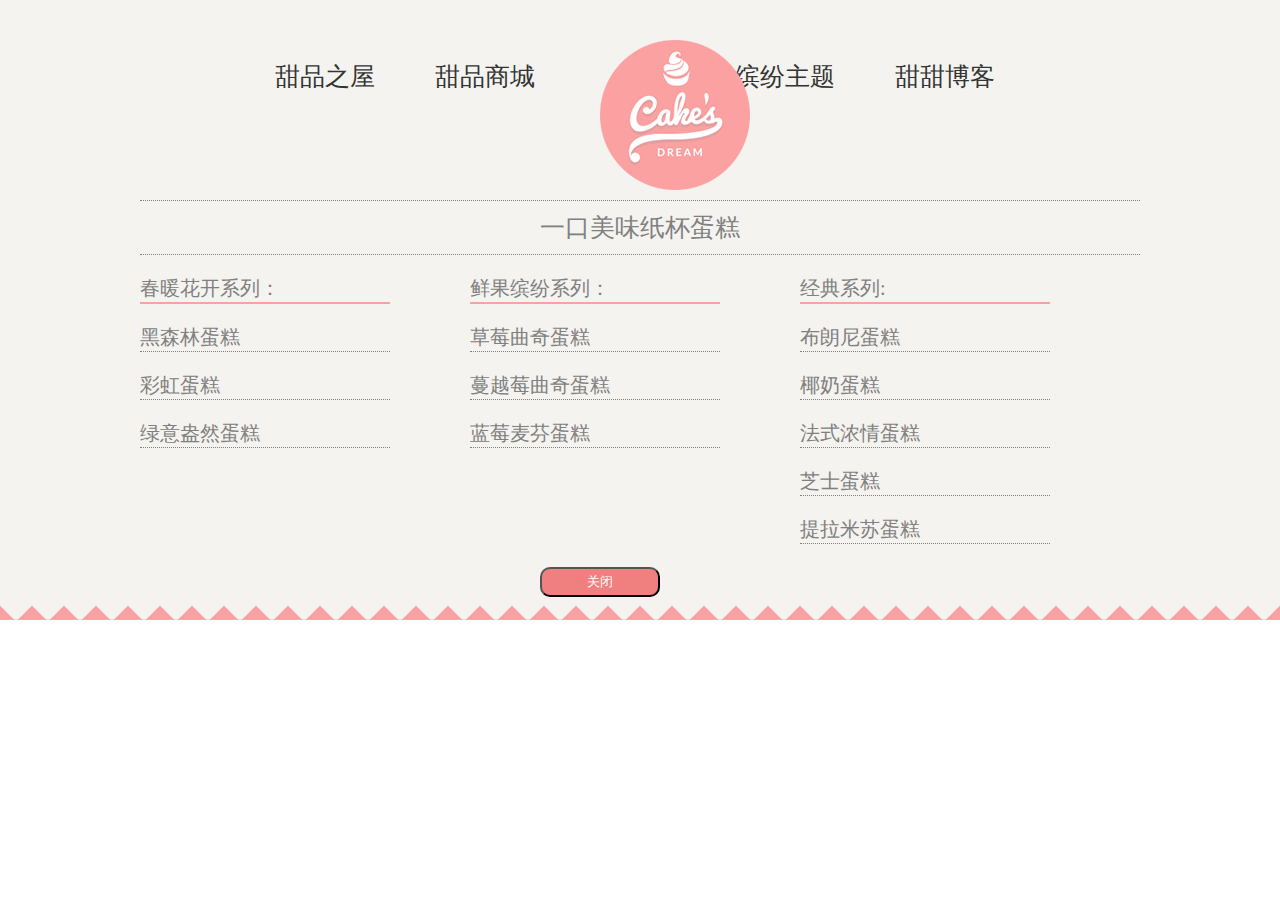
<file: lztheme1.html>
<!DOCTYPE html>
<html>
<head>
    <meta charset="UTF-8">
    <title>缤纷主题</title>
    <link rel="stylesheet" href="css/lztheme1.css"/>
    <link rel="stylesheet" href="css/lztop.css"/>
</head>
<body>
<div class="lzall">
    <div class="lzplus">
        <div class="lzhome">
            <div class="lzabcd">
                <div class="lza">甜品之屋</div>
                <div class="lzb">甜品商城</div>
                <div class="lzc">缤纷主题</div>
                <div class="lzd">甜甜博客</div>
            </div>
        </div>
        <div class="lzlogol">
            <img src="images/lzimg/tag-0.png" alt=""/>
        </div>
    </div>
    <div class="lzone"></div>
    <div class="lztwo">
        <p>一口美味纸杯蛋糕</p>
    </div>
    <div class="lzthree"></div>
    <div class="lz456">
        <div class="lzfour">
            <div class="lzfour1">
                <p><span class="lzblod">春暖花开系列：</span></p>
            </div>
            <div class="lzfour2">
                <p><span class="lzcpa">黑森林蛋糕</span></p>

                <p><span class="lzcpb">彩虹蛋糕</span></p>

                <p><span class="lzcpc">绿意盎然蛋糕</span></p>
            </div>
        </div>
        <div class="lzfive">
            <div class="lzfive1">
                <p><span class="lzgallery">鲜果缤纷系列：</span></p>
            </div>
            <div class="lzfive2">
                <p><span class="lzcp1">草莓曲奇蛋糕</span></p>

                <p><span class="lzcp2">蔓越莓曲奇蛋糕</span></p>

                <p><span class="lzcp3">蓝莓麦芬蛋糕</span></p>
            </div>
        </div>
        <div class="lzsix">
            <div class="lzsix1">
                <p><span class="lzpage">经典系列:</span></p>
            </div>
            <div class="lzsix2">
                <p><span class="lzcp4">布朗尼蛋糕</span></p>

                <p><span class="lzcp5">椰奶蛋糕</span></p>

                <p><span class="lzcp6">法式浓情蛋糕</span></p>

                <p><span class="lzcp7">芝士蛋糕</span></p>

                <p><span class="lzcp8">提拉米苏蛋糕</span></p>
            </div>
        </div>
    </div>
    <div class="lzseven">
    <button class="lztj"><a href="ht-shop.html">关闭</a></button>
    </div>
    <div class="lzeight"></div>
</div>
</body>
</html>
</file>
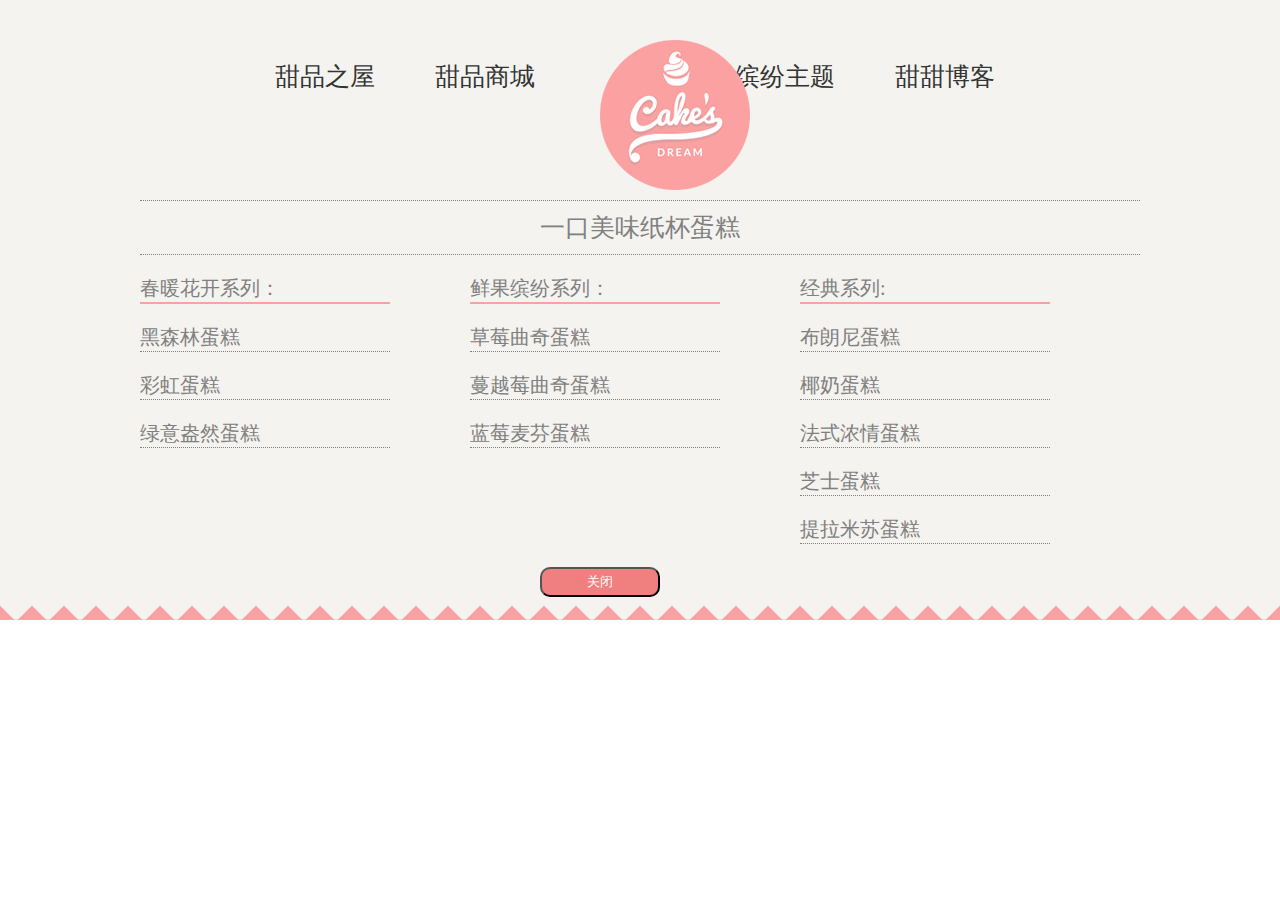
<file: lztheme2.html>
<!DOCTYPE html>
<html>
<head>
    <meta charset="UTF-8">
    <title>缤纷主题</title>
    <link rel="stylesheet" href="css/lztheme.css"/>
    <link rel="stylesheet" href="css/lztop.css"/>
</head>
<body>
<div class="lzall">
    <div class="lzplus">
        <div class="lzhome">
            <div class="lzabcd">
                <div class="lza">甜品之屋</div>
                <div class="lzb">甜品商城</div>
                <div class="lzc">缤纷主题</div>
                <div class="lzd">甜甜博客</div>
            </div>
        </div>
        <div class="lzlogol">
            <img src="images/lzimg/tag-0.png" alt=""/>
        </div>
    </div>
    <div class="lzone"></div>
    <div class="lztwo">
        <p>一口美味纸杯蛋糕</p>
    </div>
    <div class="lzthree"></div>
    <div class="lz456">
        <div class="lzfour">
            <div class="lzfour1">
                <p><span class="lzblod">春暖花开系列：</span></p>
            </div>
            <div class="lzfour2">
                <p><span class="lzcpa">黑森林蛋糕</span></p>

                <p><span class="lzcpb">彩虹蛋糕</span></p>

                <p><span class="lzcpc">绿意盎然蛋糕</span></p>
            </div>
        </div>
        <div class="lzfive">
            <div class="lzfive1">
                <p><span class="lzgallery">鲜果缤纷系列：</span></p>
            </div>
            <div class="lzfive2">
                <p><span class="lzcp1">草莓曲奇蛋糕</span></p>

                <p><span class="lzcp2">蔓越莓曲奇蛋糕</span></p>

                <p><span class="lzcp3">蓝莓麦芬蛋糕</span></p>
            </div>
        </div>
        <div class="lzsix">
            <div class="lzsix1">
                <p><span class="lzpage">经典系列:</span></p>
            </div>
            <div class="lzsix2">
                <p><span class="lzcp4">布朗尼蛋糕</span></p>

                <p><span class="lzcp5">椰奶蛋糕</span></p>

                <p><span class="lzcp6">法式浓情蛋糕</span></p>

                <p><span class="lzcp7">芝士蛋糕</span></p>

                <p><span class="lzcp8">提拉米苏蛋糕</span></p>
            </div>
        </div>
    </div>
    <div class="lzseven">
    <button class="lztj"><a href="index.html">关闭</a></button>
    </div>
    <div class="lzeight"></div>
</div>
</body>
</html>
</file>
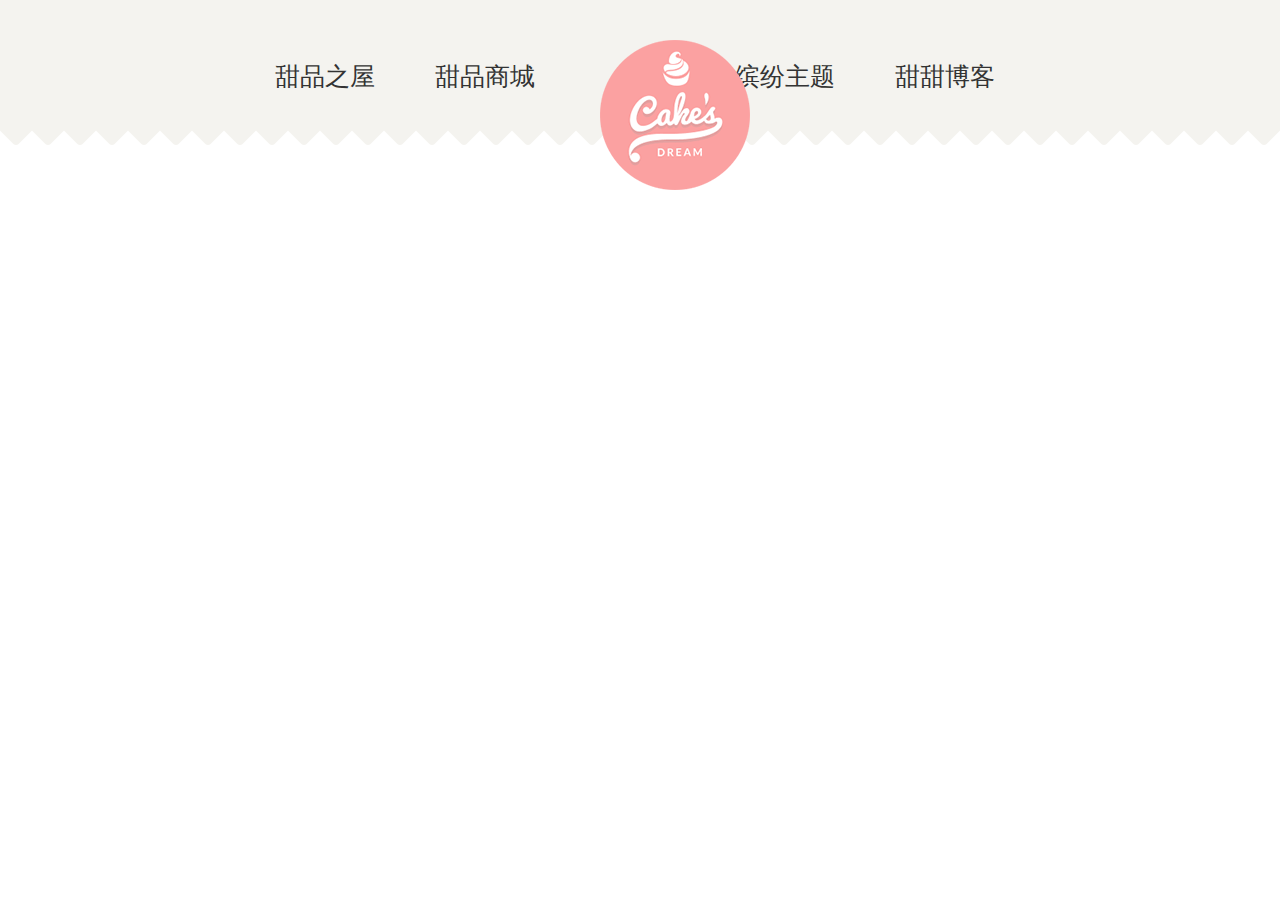
<file: lztop1.html>
<!DOCTYPE html>
<html>
<head>
    <meta charset="UTF-8">
    <title>页眉</title>
    <link rel="stylesheet" href="css/lztop1.css"/>
</head>
<body>
<div class="lzplus">
    <div class="lzhome">
        <div class="lzabcd">
            <div class="lza">甜品之屋</div>
            <div class="lzb">甜品商城</div>
            <div class="lzc">缤纷主题</div>
            <div class="lzd">甜甜博客</div>
        </div>
        <div class="sjx"><div class="lztopsjx"></div></div>
    </div>
    <div class="lzlogol">
        <img src="images/lzimg/tag-0.png" alt=""/>
    </div>
</div>
</body>
</html>
</file>
<file: css/index.css>
/*�����ѵ���ش���*/

/*
.banner span {
    display: block;
    position: absolute;
    width: 50px;
    height: 50px;
    background-color: white;
    color: #999;
    text-align: center;
    line-height: 50px;
    font-size: 30px;
    top: 45%;
    border-radius: 50%;
    z-index: 999;
}

.banner .tab span:nth-of-type(1) {
    left: 0;
}

.banner .tab span:nth-of-type(2) {
    right: 0;
}
.bg-green .hw-center .kuang {
    width: 1000px;
    height: 360px;
    overflow: hidden;
    margin-top: -250px;
}

.item-part .item .hou {
    display: none;
}

.item-part .item:hover .qian {
    display: none;
}

.item-part .item:hover .hou {
    display: block;
}

.item-part .item:hover .downblue {
    background: url("../images/images-hw/dot-blue.png");
}
.item-part .item:hover .downpink {
    background: url("../images/images-hw/dot-pink.png");
}
.item-part .item:hover .downorange {
    background: url("../images/images-hw/dot-orange.png");
}
.item-part .item .qian {
    line-height: 1.5;
}
.iceboxmove:hover img {
    visibility: hidden;

}
.cakeboxmove:hover img {
    visibility: hidden;

}
*/

* {
    margin: 0;
    padding: 0;
}

a {
    text-decoration: none;
}

.lzplus .lzhome .lzabcd .lza a {
    color: black;
}

.lzplus .lzhome .lzabcd .lzb a {
    color: black;
}

.lzplus .lzhome .lzabcd .lzc a {
    color: black;
}

.lzplus .lzhome .lzabcd .lzd a {
    color: black;
}

li {
    list-style: none;
}

.clearFloat:after {
    content: "";
    height: 0;
    visibility: hidden;
    clear: both;
    display: block;
}

.clearFloat {
    zoom: 1;
}

.hw-part {
    width: 100%;
}
.banner .tab {
    height: 400px;
    background-image: url('../images/images-hw/background-cake.png');
    background-repeat: repeat-x;
}

.hw-center {
    width: 1000px;
    margin: 0 auto;
}

.banner-pic {
    text-align: center;
    position: relative;
    height: 400px;
    overflow: hidden;
    margin-top: 15px;
}

.banner-pic h1 {
    font-size: 40px;
    color: white;
}

.banner-pic h2 {
    font-size: 30px;
    color: white;
}

.banner-pic .tab {
    width: 1000px;
    overflow: hidden;
    position: relative;
    padding: 20px 0;

}

.banner .bg-green ul {
    width: 1690px;

    height: 200px;

}

.banner .bg-green li {
    width: 326px;
    margin: 0 5px;
    float: left;
}

.banner .tab li img {
    width: 100%;
    display: block;
}

.banner span {
    display: block;
    position: absolute;
    width: 50px;
    height: 50px;
    background-color: white;
    color: #999;
    text-align: center;
    line-height: 50px;
    font-size: 30px;
    top: 45%;
    border-radius: 50%;
    z-index: 999;
}

.banner .tab span:nth-of-type(1) {
    left: 0;
}

.banner .tab span:nth-of-type(2) {
    right: 0;
}

.bg-green {
    width: 100%;
    height: 100px;
    background-color: #32CEA7;
    border-top: 10px solid #A2ECD9;
    border-bottom: 10px solid #A2ECD9;
}

.bg-green .hw-center .kuang {
    width: 1000px;
    height: 360px;
    overflow: hidden;
    margin-top: -250px;
}

.banner-text {
    text-align: center;
    background-color: #A594C1;
    color: white;
    padding: 20px 0;
}

.banner-text .hw-center {
    width: 700px;
}

.banner-text p {
    margin-top: 20px;
    line-height: 1.5;
}

.product {
    background-color: #F4F3EF;
    text-align: center;
    padding: 20px;
    /*  position: absolute;*/
}

.dian {
    position: relative;
}

.product .dotleft {
    position: absolute;
    top: 8px;
    left: 200px;
    font-size: 40px;
    color: #a593c2;
}

.product .dotright {
    position: absolute;
    top: 8px;
    right: 200px;
    font-size: 40px;
    color: #a593c2;
}

.dian-tet h2 {
    font-size: 50px;
    margin-bottom: 40px;
    color: #a593c2;
}
.ulu {
    transition: 1s;
    transform: translateX(-330px);
}
.item-part .item {
    width: 320px;
    border-radius: 20px;
    overflow: hidden;
    float: left;
}

.item-part .item .up {
    width: 320px;
}

.item-part .item .up img {
    display: block;
    width: 100%;
}

.item-part .item:nth-child(2) {
    margin: 0 20px;
}

.item-part .downblue {
    height: 140px;
    width: 326px;
    background: #1799B9;
    box-sizing: border-box;
    padding: 20px;
    color: white;
}
.item-part .downpink {
    height: 140px;
    width: 326px;
    background:#FBA2A2 ;
    box-sizing: border-box;
    padding: 20px;
    color: white;
}
.item-part .downorange {
    height: 140px;
    width: 326px;
    background:#FFBB64 ;
    box-sizing: border-box;
    padding: 20px;
    color: white;
}

.item-part .item .hou {
    display: none;
}

.item-part .item:hover .qian {
    display: none;
}

.item-part .item:hover .hou {
    display: block;
}

.item-part .item:hover .downblue {
     background: url("../images/images-hw/dot-blue.png");
 }
.item-part .item:hover .downpink {
    background: url("../images/images-hw/dot-pink.png");
}
.item-part .item:hover .downorange {
    background: url("../images/images-hw/dot-orange.png");
}
.item-part .item .qian {
    line-height: 1.5;
}

.item-part .item .qian .line1 {
    width: 100px;
    height: 5px;
    margin: 20px auto;
    background-color: #5FD4EE;
}
.item-part .item .qian .line2 {
    width: 100px;
    height: 5px;
    margin: 20px auto;
    background-color:hotpink;
}
.item-part .item .qian .line3 {
    width: 100px;
    height: 5px;
    margin: 20px auto;
    background-color:orange;
}
.item-part .item .btn1 {
    width: 120px;
    height: 36px;
    background-color: #5FD4EE;
    color: white;
    font-size: 20px;
    margin: 40px auto;
    line-height: 36px;
    border-radius: 10px;
}
.item-part .item .btn2 {
    width: 120px;
    height: 36px;
    background-color: hotpink;
    color: white;
    font-size: 20px;
    margin: 40px auto;
    line-height: 36px;
    border-radius: 10px;
}
.item-part .item .btn3 {
    width: 120px;
    height: 36px;
    background-color: orange;
    color: white;
    font-size: 20px;
    margin: 40px auto;
    line-height: 36px;
    border-radius: 10px;
}

.hou-tet {
    margin: 40px auto 0 auto;
    line-height: 1.5;
    width: 700px;
    padding-bottom: 30px;
}

.arrow {
    background-repeat: repeat-x;
    width: 100%;
    height: 25px;
    background-image: url("../images/images-hw/arrow.png");
}

.newcake {
    background-color: #A694C2;
    text-align: center;
    padding-bottom: 60px;
    /*height: 100px*/;
}

.newcake .img1 {
    margin-top: 30px;
    margin-bottom: 30px;
    position: relative;
}

.img1 .dot {
    position: relative;
}

.img1 .dot .dotleft {
    position: absolute;
    bottom: 10px;
    left: 200px;
    font-size: 40px;
    color: white;
}

.img1 .dot .dotright {
    position: absolute;
    bottom: 10px;
    right: 200px;
    font-size: 40px;
    color: white;
}

.newcake .newfont {
    font-size: 50px;
    color: white;
    display: block;
}

.wedleft {
    float: left;
}

.wedleft img {
    display: block;
}

.wedright {
    float: left;
    /*padding: 0;
    margin: 0 auto;*/
}

.numer {
    background-color: white;
    width: 250px;
    height: 250px;
    float: left;

    display: block;
    text-align: center;

}

.numer1 {
    font-size: 100px;
    color: #A694C2;
}

.text {
    font-size: 30px;
    color: #A694C2;
}

.wedright-up .link {
    text-align: center;
}

.wedright-up .span {
    font-size: 100px;
    /*margin-top:50px;*/
}

.iceboxmove {
    float: left;
}

.cakeboxmove {
    float: left;
}

.iceboxmove {
    position: relative;

}

.iceboxmove:hover img {
    visibility: hidden;

}

.icecream img {
    position: absolute;
    top: 0px;
    left: 0px;
    z-index: 20;
}

.orange {
    background-image: url("../images/images-hw/arrow-orange.png");
    height: 250px;
    width: 250px;
    margin: 0 auto;
    float: left;
    display: block;
    text-align: center;
    margin: 0 auto;
}

.cakeboxmove {
    position: relative;

}

.cakeboxmove:hover img {
    visibility: hidden;

}

.icecake img {
    position: absolute;
    top: 0px;
    left: 0px;
    z-index: 20;
}

.green {
    background-image: url("../images/images-hw/arrow-lgreen.png");
    height: 250px;
    width: 250px;
    margin: 0 auto;
    float: left;
    display: block;
    text-align: center;
    margin: 0 auto;
}

/*.iceboxmove .icecream img {*/
    /*display: block;*/
/*}*/

.cakeboxmove .icecake img {
    display: block;
}

.wedright-down {
    display: block;
}

.wedright-down .left {
    background-image: url("../images/images-hw/dot-purple.png");
    height: 250px;
    width: 250px;
    margin: 0 auto;
    float: left;
    display: block;
    text-align: center;
    /*margin-bottom: 2px;*/
    /*padding: 0;*/
    margin: 0 auto;
}

.wedright-down .right {
    background-color: #F4F3EF;
    height: 250px;
    width: 500px;
    float: left;
    display: block;
    color: #A694C2;
    font-size: 25px;
    line-height: 1;

}
.hhhhw-tet {
    text-align: center;
    margin-top:80px;
}
</file>
<file: css/wcw.css>
* {
    margin: 0;
    padding: 0;
    box-sizing: border-box;
}
body{
    /*margin: 0 auto;*/
    background-color: #f4f3ef;
    color: #a1a2a6;
    font-size: 14px;
    line-height: 1.42857143;
}
.hd-part{
    width: 100%;
}
.hd-wcw{
    /*min-width: 1000px;*/
    width: 100%;
}
/*�����Ŷ�*/
.hd-ot{
    min-width: 1000px;
    width: 100%;
    padding: 40px 0;
    padding-bottom: 150px;
}
.hd-ot-introduce{
   width: 33.33333333%;
    float: left;
    position: relative;
    min-height: 1px;
    padding-right: 15px;
    padding-left: 15px;
}
.hd-ot-heting{
    text-transform: uppercase;
    font-size: 30px;
    text-align: center;
    letter-spacing: 2px;
    color: #fba1a1;
    font-style:inherit;
}
.hd-ot-hudan{
    text-transform: uppercase;
    font-size: 30px;
    text-align: center;
    letter-spacing: 2px;
    color: #23cfa7;
    font-style:inherit;
}
.hd-ot-hw{
    text-transform: uppercase;
    font-size: 30px;
    text-align: center;
    letter-spacing: 2px;
    color: #a593c2;
    font-style:inherit;
}
.hd-ot-lxy{
    text-transform: uppercase;
    font-size: 30px;
    text-align: center;
    letter-spacing: 2px;
    color: skyblue;
    font-style:inherit;
}
.hd-ot-lz{
    text-transform: uppercase;
    font-size: 30px;
    text-align: center;
    letter-spacing: 2px;
    color: #ffbb63;
    font-style:inherit;
}
.hd-ot-img{
    transition: 2s;
}
.hd-ot-img:hover{
    transform: rotateY(359deg);
}
.hd-ot-sjl{
    text-transform: uppercase;
    font-size: 30px;
    text-align: center;
    letter-spacing: 2px;
    color: mediumorchid;
    font-style:inherit;
}
.hd-ot-hw-about{
    width: 100px;
    height: 5px;
    background-color: #a593c2;
    margin: 0 auto;
    margin-top: 20px;
    margin-bottom: 20px;
}
.hd-ot-lz-about{
    width: 100px;
    height: 5px;
    background-color: #ffbb63;
    margin: 0 auto;
    margin-bottom: 20px;
    margin-top: 20px;
}
.hd-ot-blue-about{
    width: 100px;
    height: 5px;
    background-color: skyblue;
    margin: 0 auto;
    margin-bottom: 20px;
    margin-top: 20px;
}
.hd-ot-sjl-about{
    width: 100px;
    height: 5px;
    background-color:mediumorchid;
    margin: 0 auto;
    margin-bottom: 20px;
    margin-top: 20px;
}
.hd-lxy-p{
    font-size: 18px;
    color: skyblue;
    margin: 0 0 10px;
    display: block;
    -webkit-margin-before: 1em;
    -webkit-margin-after: 1em;
    -webkit-margin-start: 0px;
    -webkit-margin-end: 0px;
}
.hd-sjl-p{
    font-size: 18px;
    color: mediumorchid;
    margin: 0 0 10px;
    display: block;
    -webkit-margin-before: 1em;
    -webkit-margin-after: 1em;
    -webkit-margin-start: 0px;
    -webkit-margin-end: 0px;
}
.hd-p{
    font-size: 18px;
    color: #23cfa7;
    margin: 0 0 10px;
    display: block;
    -webkit-margin-before: 1em;
    -webkit-margin-after: 1em;
    -webkit-margin-start: 0px;
    -webkit-margin-end: 0px;
}
.hd-ht-p{
    font-size: 18px;
    color: #fba1a1;
    margin: 0 0 10px;
    display: block;
    -webkit-margin-before: 1em;
    -webkit-margin-after: 1em;
    -webkit-margin-start: 0px;
    -webkit-margin-end: 0px;
}
.hd-hw-p{
     font-size: 18px;
     color: #a593c2;
     margin: 0 0 10px;
     display: block;
     -webkit-margin-before: 1em;
     -webkit-margin-after: 1em;
     -webkit-margin-start: 0px;
     -webkit-margin-end: 0px;
 }
.hd-lz-p{
    font-size: 18px;
    color:#ffbb63;
    margin: 0 0 10px;
    display: block;
    -webkit-margin-before: 1em;
    -webkit-margin-after: 1em;
    -webkit-margin-start: 0px;
    -webkit-margin-end: 0px;
}
.hd-ot-pink-about{
    width: 100px;
    height: 5px;
    background-color: #f8d4d3;
    margin: 0 auto;
    margin-bottom: 20px;
    margin-top: 20px;
}
.hd-ot-purple-about{
    width: 100px;
    height: 5px;
    background-color:#23cfa7;
    margin: 0 auto;
    margin-bottom: 20px;
    margin-top: 20px;
}
.hd-ot-lz-about{
    width: 100px;
    height: 5px;
    background-color:#ffbb63;
    margin: 0 auto;
    margin-bottom: 20px;
}
/*��������۸�*/
.hd-op {
    min-width: 1000px;
    width: 100%;
    background-color: #9a70bf;
}
.hd-ot-pink{
    color: #fba1a1;
}
/*�������ǲ���*/
.hd-op-sanjiao{

    height: 15px;
    margin: 0 auto;
    overflow: hidden;

}
.hd-op-tittle-sanjiao {
    background: url("../images/hd-img/arrow.png") repeat-x;
}
.hd-op-bottom-sanjiao{
    background: url("../images/hd-img/arrow-top.png") repeat-x;
}
/*����۸񲿷�*/
.hd-op-prcake {
    padding: 60px 0;
}

/*����۸���ⲿ��*/
.hd-op-tittle-text {
    color: #FFFFFF;
}

/*һ������۸�*/
.hd-op-prcaketop-1 {
    width: 25%;
    float: left;
    position: relative;
    min-height: 1px;
    padding-right: 15px;
    padding-left: 15px;
}
/*����۸��ϱ�1*/
.hd-op-prcaketop-1-1 {
    display: block;
    margin: 0 auto;
}
.hd-opimg-full{
    width: auto;
}
/*����۸��±���������1*/
.hd-op-prcakebtm-content{
    margin-top: -105px;
    padding-top: 120px;
}
/*����۸��±�log����1*/
.hd-op-prcakebtm-tag{
    margin-left: 20px;
    margin-right: 20px;
    background-color: #f4f3ef;
                }
/*����۸����ֲ���*/
.hd-op-prcake-green{
    color:#23cfa7;
}
.hd-op-greencakebtm-text{
    background-color: #a0ecd9;
    margin-top: 20px;
    color: #23cfa7;
}
.hd-op-prcake-blue{
    color:#59d4f0;
}
.hd-op-bluecakebtm-text{
    background-color: #b7effb;
    margin-top: 20px;
    color: #59d4f0;
}
.hd-op-prcake-purple{
    color:#9a70bf;
}
.hd-op-prcakebtm-text{
    background-color: #e6c9ff;
    margin-top: 20px;
    color: #9a70bf;
}
.hd-op-prcake-pink{
    color:#fba1a1;
}
.hd-op-pinkrcakebtm-text{
    background-color:  #f8d4d3;
    margin-top: 20px;
    color:#fba1a1;
}
.hd-op-prcakebtm-ptext{
    padding: 20px;
    font-size: 18px;
}
.hd-op-plist{
    padding: 20px;
}
.hd-pad-top-0{
    padding-top: 0 !important;
}
.hd-text-left{
    text-align: left;
}
.hd-op-pline{
    border-bottom: solid 1px #9a70bf;
}
.hd-purplebtn{
    background-color: #875cad;
    cursor: pointer;
}
.hd-pinkbtn{
    background-color: #fba1a1;
    cursor: pointer;
}
.hd-greenbtn{
    background-color: #23cfa7;
    cursor: pointer;
}
.hd-bluebtn{
    background-color:#59d4f0;
    cursor: pointer;
}
.hd-op-ptn:hover.hd-pinkbtn{
    background-color:hotpink;
}
.hd-op-ptn:hover.hd-greenbtn{
    background-color:darkcyan;
}
.hd-op-ptn:hover.hd-bluebtn{
    background-color:darkblue;
}
.hd-op-ptn{
    padding: 10px;
    color: #ffffff;
    text-transform: uppercase;
    font-size: 18px;
    letter-spacing: 2px;
}
.hd-op-ptn:hover.hd-purplebtn{
    background-color:mediumorchid;
}
ul{
    list-style: none;
    margin: 0;
}
li{
    padding-bottom: 5px;
    padding-top: 5px;
}
span{
    font-size: 20px;
}
h4{
    display: block;
    -webkit-margin-before: 1.33em;
    -webkit-margin-after: 1.33em;
    -webkit-margin-start: 0px;
    -webkit-margin-end: 0px;
    margin: 0;
    font-size: 30px;
}
/*����������ֲ���*/
.p {
    font-size: 18px;
    margin: 0 0 10px;
}

.hd-mar-top-20 {
    margin-top: 20px;
}

.hd-mar-top-10 {
    margin-top: 10px;
}

.hd-mar-btm-20 {
    margin-bottom: 20px;
}

.hd-pad-btm-10 {
    padding-bottom: 10px;
}

.hd-pad-top-10 {
    padding-top: 10px;
}

/*�������ⲿ��*/
.hd-wcw-cake {
    padding: 50px 0;
}

/*��һ�е���*/
.hd-cake-1 {
    width: 1000px;
    padding-right: 15px;
    padding-left: 15px;
    margin-right: auto;
    margin-left: auto;

}

/*�ڶ��е���*/
.hd-cake-2 {
    width: 1000px;
    padding-right: 15px;
    padding-left: 15px;
    margin-right: auto;
    margin-left: auto;
}

/*1������*/
.hd-cake-1-1 {
    width: 33.33333333%;
    padding-left: 15px;
    padding-right: 15px;
    position: relative;
    min-height: 1px;
    float: left;
}

/*��Ȧ��С����*/
.hd-cakemesse {
    width: 255px;
    height: 255px;
    position: relative;
    margin: 0 auto;
}

/*ͼƬ��С����*/
.hd-img {
    position: absolute;
    width: 140px;
    height: 140px;
    top: 23%;
    left: 23%;
    border-radius: 100px;
    z-index: 10;
}

.hd-pink {
    background: url("../images/hd-img/cake-white-lg.png") no-repeat center;
    background-color: #fba1a1;
}

.hd-pinktext {
    text-transform: uppercase;
    font-size: 30px;
    text-align: center;
    letter-spacing: 2px;
    margin-top: 10px;
    margin-bottom: 10px;
    color: #fba1a1;
}

.hd-purple {
    background: url("../images/hd-img/cake-white-lg.png") no-repeat center;
    background-color: #a593c2;
}

.hd-purpletext {
    color: #a593c2;
    text-transform: uppercase;
    font-size: 30px;
    text-align: center;
    letter-spacing: 2px;
    margin-top: 10px;
    margin-bottom: 10px;
}

.hd-plum {
    background: url("../images/hd-img/cake-white-lg.png") no-repeat center;
    background-color: indigo;
}

.hd-plumtext {
    color: indigo;
    text-transform: uppercase;
    font-size: 30px;
    text-align: center;
    letter-spacing: 2px;
    margin-top: 10px;
    margin-bottom: 10px;
}

.hd-green {
    background: url("../images/hd-img/cake-white-lg.png") no-repeat center;
    background-color: #23cfa7;
}

.hd-greentext {
    color: #23cfa7;
    text-transform: uppercase;
    font-size: 30px;
    text-align: center;
    letter-spacing: 2px;
    margin-top: 10px;
    margin-bottom: 10px;
}

.hd-yellow {
    background: url("../images/hd-img/cake-white-lg.png") no-repeat center;
    background-color: #ffbb63;
}

.hd-yellowtext {
    color: #ffbb63;
    text-transform: uppercase;
    font-size: 30px;
    text-align: center;
    letter-spacing: 2px;
    margin-top: 10px;
    margin-bottom: 10px;
}

.hd-blue {
    background: url("../images/hd-img/cake-white-lg.png") no-repeat center;
    background-color: #59d4f0;
}

.hd-bluetext {
    color: #59d4f0;
    text-transform: uppercase;
    font-size: 30px;
    text-align: center;
    letter-spacing: 2px;
    margin-top: 10px;
    margin-bottom: 10px;
}

/*��Ч���ò���*/
.hd-messes-show {
    width: 100%;
    height: 100%;
    position: absolute;
    background: url("../images/hd-img/messes.png") no-repeat center;
    opacity: 0;
    z-index: 20;
    cursor: pointer;
    margin: 0 auto;

}
/*��ЧЧ��*/
.hd-messes-show:hover {
    opacity: 1;
    cursor: pointer;
}
div {
    display: block;
}
.hd-wcw p{
    font-size: 20px;
}

.hd-center {
    text-align: center;
}

/*tittle��Ԫ��*/
.hd-container {
    padding-right: 15px;
    padding-left: 15px;
    margin-right: auto;
    margin-left: auto;
}

.hd-wcw-tittle-text {
    color: #ffffff;
}

/*����������µ���*/
.hd-bottom-green-line {
    background-color: #a0ecd9;
}

.hd-bottom-purple-line {
    background-color: #a593c2;
}

.hd-bottom-blue-line {
    background-color: #59d4f0;
}

.hd-bottom-plum-line {
    background-color: indigo;
}

.hd-bottom-pink-line {
    background-color: #fba1a1;
}

.hd-bottom-yellow-line {
    background-color: #ffbb63;
}

.hd-line-temp {
    height: 5px;
    width: 100px;
    text-align: center;
    margin: 0 auto;
}

/*tittle���µĽ�����*/
.hd-bottomimg {
    height: 10px;
    background: url("../images/hd-img/arrow-green.png");
}

h2 {
    position: relative;
    margin-top: 30px;
    margin-bottom: 0;
    font-size: 50px;
}

.hd-green-table {
    background-color: #23cfa7;
    border-top: 10px solid #a0ecd9;
}
@keyframes move {
    0%{
        transform: translate(-100px);
    }
    100%{
        transform: translate(0px);
    }
}
.clearFloat:after {
    content: "";
    clear: both;
    display: block;
    visibility: hidden;
    height: 0;
}

.clearFloat {
    zoom: 1;
}
</file>
<file: css/lztop2.css>
* {
    margin: 0;
    padding: 0;
}
.lzplus{
    width: 100%;
    height: 100%;
    background-color: #f4f3ef;
    position: relative;
    z-index:3;
}
.lzhome{
    width: 100%;
    height: 130px;
}
.lzabcd {
    background-color:#f4f3ef;
    width: 1000px;
    height: 130px;
    margin: 0 auto;
}

.lza {
    margin-top: 60px;
    float: left;
    margin-left: 135px;
    font-size:25px;
    color:#333333;

}
.lza:hover {
    color: hotpink;
}
.lzb {
    margin-left: 60px;
    margin-top:60px;
    float: left;
    font-size:25px;
    color:#333333;
}
.lzb:hover {
    color: hotpink;
}
.lzc{
    margin-left: 210px;
    margin-top: 60px;
    float: left;
    font-size:25px;
    color:#333333;
}
.lzc:hover {
    color: hotpink;
}
.lzd {
    margin-left: 60px;
    margin-top: 60px;
    float: left;
    font-size:25px;
    color:#333333;
}
.lzd:hover {
    color: hotpink;
}
.lztfu {
    width: 100%;
    overflow: hidden;
    height: 15px;
    background-color: #1c9ccd;
}
.lztopsjx {
    width: 100%;
    height: 15px;
    background-image: url("../images/lzimg/tag-b.png");
    background-color:lightpink;
  /*  animation: 3s move infinite;*/
    margin: 0 auto;
}
/*@keyframes move {
    0% {
        transform: translateX(-100px);
    }
    100% {
        transform: translateX(0);
    }
}*/
.lzlogol {
     position: absolute;
    margin-top: -90px;
    margin-left: 600px;

 }
</file>
<file: css/lzbottom.css>
* {
    margin: 0;
    padding: 0;
}

.lzsum {
    background-color: lightcoral;
    width: 100%;
    height: 100%;
    overflow: auto;
    border: 1px solid transparent;
    border-top-color: lightcoral;
    position: relative;
}

.lztop {
    width: 100%;
    overflow: hidden;
    background-color: #F4F3EF;
}

.lzaa-2 {
    width: 1000px;
    height: 150px;
    margin: 0 auto;
}

.lzfooter .lztop .lzaa-2 {
    width: 1000px;
    margin: 0 auto;
    height: 50px;

}

.lzaa-2 img {
    margin: 0 auto;
    display: block;
    position: absolute;
    left: 50%;
    z-index: 100;
    top: 40px;
    margin-left: -75px;
}

.lzaa-1 {
    height: 200px;
    width: 1000px;
    position: relative;
    margin: 0 auto;
}

.lzaa-11 {

    margin-top: 40px;
    height: 100px;
    float: left;
}

.lzaa-12 {
    height: 100px;
    float: right;
    margin-top: 120px;

}

.lzaa {

    border-bottom: 2px solid white;
    border-top: 2px solid white;
    height: 10px;
    width: 1000px;
    margin:0 auto;
}

.lzbcd {
    margin: 0 auto;
    width: 1000px;
    overflow: auto;
}

.lzbb {
    margin-top: 10px;
    margin-left: 34px;
    width: 250px;
    float: left;
}

.lzcc {
    margin-top: 35px;
    margin-left: 120px;
    width: 350px;
    float: left;
}

.lzdd {
    margin-top: 40px;
    margin-left: 60px;
    width: 150px;
    float: left;
}

.lzee {
    width: 1000px;
    height: 100px;
    margin-top: 100px;
    margin-left: 150px;
    text-align: center;
}

.lzbb1 {
    width: 250px;
    margin-top: 20px;
    margin-left: 40px;
    font-size: 20px;
    color: white;
}

.lzbb2 {
    width: 250px;
    margin-left: 40px;
    margin-top: 20px;
    color: white;
}

.lzbb3 {
    width: 250px;
    margin-left: 40px;
    margin-top: 20px;
    color: white;
}

.lzbb4 {
    width: 250px;
    margin-left: 40px;
    margin-top: 20px;
    color: white;
}

.lzcc1 {

    margin-left: 2px;
    margin-top: 2px;
    float: left;
}
.lzcc1:hover{
    transform: scale(2);
}
.lzcc2 {

    margin-left: 2px;
    margin-top: 2px;
    float: left;
}
.lzcc2:hover{
    transform: scale(2);
}
.lzcc3 {

    margin-left: 2px;
    margin-top: 2px;
    float: left;
}
.lzcc3:hover{
    transform: scale(2);
}
.lzcc4 {

    margin-left: 2px;
    margin-top: 2px;
    float: left;
}
.lzcc4:hover{
    transform: scale(2);
}
.lzcc5 {

    margin-left: 2px;
    margin-top: 2px;
    float: left;
}
.lzcc5:hover{
    transform: scale(2);
}
.lzcc6 {

    margin-left: 2px;
    margin-top: 2px;
    float: left;
}
.lzcc6:hover{
    transform: scale(2);
}
.lzcc7 {

    margin-left: 2px;
    margin-top: 2px;
    float: left;
}
.lzcc7:hover{
    transform: scale(2);
}
.lzcc8 {

    margin-left: 2px;
    margin-top: 2px;
    float: left;
}
.lzcc8:hover{
    transform: scale(2);
}
.lzcc9 {
    margin-left: 80px;
    margin-top: 8px;
    color: white;
    float: left;

}

.lzdd1 {
    color: white;
    font-size: 20px;
}

.lzdd5 {
    margin-top: 3%;
    color: white;
    font-size: 20px;
}

.lzdd4 {
    margin-top: 3%;
    color: white;
    font-size: 20px;
}

.lzdd3 {
    margin-top: 3%;
    color: white;
    font-size: 20px;
}

.lzdd2 {
    margin-top: 3%;
    color: white;
    font-size: 20px;

}

.lzdd1:hover {
    color: darkgray;
}

.lzdd2:hover {
    color: darkgray;
}

.lzdd4:hover {
    color: darkgray;
}

.lzdd5:hover {
    color: darkgray;
}
.lzsjx {
    width: 120%;
    height: 15px;
    background-image: url("../images/lzimg/tag-b.png");
    background-color: lightcoral;
    animation: 3s move infinite;
}

@keyframes move {
    0% {
        transform: translateX(-100px);
    }
    100% {
        transform: translateX(0);
    }
}
.lzaa-121{
    width: 50px;
    height: 50px;
    border-radius: 50%;
    overflow: hidden;
    background-color: #F99EA1;
    transition: 0.5s;
    float: left;
}
.lzaa-121 > img {
    display: block;
    margin: 12px auto;
}
.lzaa-121:hover {
    border-radius: 15px;
    background-color: #F76A70;
}


.lzaa-122{
    width: 50px;
    height: 50px;
    border-radius: 50%;
    overflow: hidden;
    background-color: #F99EA1;
    transition: 0.5s;
    float: left;
}
.lzaa-122 > img {
    display: block;
    margin: 12px auto;

}
.lzaa-122:hover {
    border-radius: 15px;
    background-color: #F76A70;
}

.lzaa-123{
    width: 50px;
    height: 50px;
    border-radius: 50%;
    overflow: hidden;
    background-color: #F99EA1;
    transition: 0.5s;
    float: left;
}
.lzaa-123 > img {
    display: block;
    /*margin: 12px auto;*/
    width: 100%;
}
.lzaa-123:hover {
    border-radius: 15px;
    background-color: #F76A70;
}






.lzaa-124{
    width: 50px;
    height: 50px;
    border-radius: 50%;
    overflow: hidden;
    background-color: #F99EA1;
    transition: 0.5s;
    float: left;
}
.lzaa-124 > img {
    display: block;
    /*margin: 12px auto;*/
    width: 100%;

}
.lzaa-124:hover {
    border-radius: 15px;
    background-color: #F76A70;
}


.lzaa-125{
    width: 50px;
    height: 50px;
    border-radius: 50%;
    overflow: hidden;
    background-color: #F99EA1;
    transition: 0.5s;
    float: left;
}
.lzaa-125 > img {
    display: block;
    /*margin: 12px auto;*/
    width: 100%;

}
.lzaa-125:hover {
    border-radius: 15px;
    background-color: #F76A70;
}
</file>
<file: css/lztheme2.css>
* {
    margin: 0;
    padding: 0;
}
.body{
    font-family:'΢���ź�';
}
.lzall{
    background-color:  #f4f3ef;
    height: 100%;
    width: 100%;
}
.lzone{
    border-bottom: 1px dotted gray;
    height: 70px;
    width: 1000px;
    margin:0 auto;

}
.lzthree{
    border-bottom: 1px dotted gray;
    height: 10px;
    width: 1000px;
    margin:0 auto;

}
.lztwo{
    font-size: 25px;
    color: #808080;
    text-align: center;
    margin-top: 10px;
}
.lz456{
    background-color:  #f4f3ef;
    height: 300px;
    width: 1000px;
    margin:0 auto;
}
.lzfour{
    float: left;
}
.lzfive {
    float: left;
    margin-left: 80px;
}
.lzsix{
    float: left;
    margin-left: 80px;
}
.lzseven{
     width: 1000px;
     height: 50px;
     margin :0 auto;
 }
.lztj{
    margin-left: 400px;
    margin-top: 12px;
    width: 120px;
    height: 30px;
    color:white;
    background-color: lightcoral;
    border-radius:10px;
}
.lztj:hover{
    background-color: #f86a70;
}
.lzeight {
    width: 100%;
    height: 15px;
    background-image: url("../images/lzimg/tag-b.png");
    background-color:#fba1a1;
    /*animation: 3s move infinite;*/
    margin: 0 auto;
}
@keyframes move {
    0% {
        transform: translateX(-100px);
    }
    100% {
        transform: translateX(0);
    }
}






. lzfour1 {
    margin-top: 10px;
    border-bottom: 1px dotted gray;
    width: 100px;
    color: #808080;
    font-size: 15px;
}

.lzfour1{
    color: #808080;
    font-size: 20px;
}
.lzfour1 p {
    padding-top: 20px;
    border-bottom: 2px solid  #fba1a1;
    width: 250px;
}
.lzfour1.lzblod {
    font-weight: 900;
    font-size: 35px;
}
.lzfour2{
    color: #808080;
    font-size: 20px;
}
.lzfour2 p {
    padding-top: 20px;
    border-bottom: 1px dotted  gray;
    width: 250px;
}
.lzfour2.lzcp {
    font-weight: 900;
    font-size: 35px;
}
.lzcpa:hover{
    color:#4ad8f0;
}
.lzcpb:hover{
    color:#4ad8f0;
}
.lzcpc:hover{
    color:#4ad8f0;
}
.lzfive1{
    color: #808080;
    font-size: 20px;
}
.lzfive1 p {
    padding-top: 20px;
    border-bottom: 2px solid  #fba1a1;
    width: 250px;
}
.lzfour1.lzgallery {
    font-weight: 900;
    font-size: 35px;
}
.lzfive2{
    color: #808080;
    font-size: 20px;
}
.lzfive2 p {
    padding-top: 20px;
    border-bottom: 1px dotted  gray;
    width: 250px;
}
.lzfive2.lzcp1{
    font-weight: 900;
    font-size: 35px;
}
.lzcp1:hover{
    color:#4ad8f0;
}
.lzcp2:hover{
    color:#4ad8f0;
}.lzcp3:hover{
     color:#4ad8f0;
 }
.lzsix1{
    color: #808080;
    font-size: 20px;
}
.lzsix1 p {
    padding-top: 20px;
    border-bottom: 2px solid  #fba1a1;
    width: 250px;
}
.lzsix1.lzpage {
    font-weight: 900;
    font-size: 35px;
}
.lzsix2{
    color: #808080;
    font-size: 20px;
}
.lzsix2 p {
    padding-top: 20px;
    border-bottom: 1px dotted  gray;
    width: 250px;
}
.lzsix2.lzcp2{
    font-weight: 900;
    font-size: 35px;
}
.lzcp4:hover{
    color:#4ad8f0;
}
.lzcp5:hover{
    color:#4ad8f0;
}
.lzcp6:hover{
    color:#4ad8f0;
}
.lzcp7:hover{
    color:#4ad8f0;
}
.lzcp8:hover{
    color:#4ad8f0;
}
a{
    text-decoration: none;
    color: white;
}
</file>
<file: css/he-shop-css.css>
/*����-shop��CSS*/
* {
    padding: 0;
    margin: 0;
}

.title {
    width: 100%;
    height: 125px;
    background-repeat: repeat;
    background-size: auto;
    background-image: url("../images/image-ht/dot-purple-1.png");
    overflow: hidden;
}

.title h1 {
    font-size: 60px;
    color: white;
    margin-left: 55px;
    float: left;
    font-weight: 500;
}
.title h2 {
    font-size: 40px;
    color: white;
    margin-left: 30px;
    float: left;
    font-weight: 500;
}
.lzplus .lzhome .lzabcd .lzc a{
    color: black;
}
.lzplus .lzhome .lzabcd .lzd a{
    color: black;
}
.lzplus .lzhome .lzabcd .lzb a{
    color: black;
}
.lzplus .lzhome .lzabcd .lza a{
    color: black;
}
.purplearrow {
    background-image: url("../images/image-ht/arrow-purple.png");
    width: 100%;
    height: 10px;
}

.greenarrow {
    background-image: url("../images/image-ht/arrow-green.png");
    width: 100%;
    height: 10px;
}

.greenbackground {
    background-color: #23cfa7;
    width: 100%;
    height: 550px;
}
.biggood{
    width: 100%;
    background-color: #f4f3ef;
    border-bottom: 1px dotted gray;
}
.biggood:hover{
    background-color: #ECEAE3;
}
.good {
    width: 1000px;
    height:400px ;
    margin: 0 auto;
    overflow: hidden;
}
.cake {
    width: 500px;
    float: left;
    text-align: center;
    margin-top: 50px;
    margin-bottom: 50px;
    transition: 1s;
}
.cake:hover{
    transform:scale(1.05);
}
.detail{
    float: left;
}
.detail p {
    margin-top: 40px;
    border-bottom: 1px dotted gray;
    width: 400px;
}
.detail .blod {
    font-weight: 900;
    font-size: 35px;
    color: hotpink;

}

.picture-top {
    text-align: center;
}

.picture-top img {
    margin-top: 60px;
}

.picture-top p {
    font-size: 36px;
    margin-top: 10px;
    color: white;
}

.picture-bottom {
    width: 1000px;
    margin: 10px auto;
    text-align: center;
}

.picture1 {
    float: left;
    background-color: white;
    width: 320px;
    height: 300px;
    transition: 2s;
}
.picture1:hover{
    transform: rotateY(359deg)
}

.picture1 img {
    width: 310px;
    text-align: center;
    margin-top: 5px;

}

.picture2 {
    float: left;
    background-color: white;
    width: 320px;
    height: 300px;
    margin-left: 20px;
    margin-right: 20px;
    transition: 2s;

}
.picture2:hover{
    transform: rotateY(359deg)
}

.picture2 img {
    width: 310px;
    text-align: center;
    margin-top: 5px;
}

.picture3 {
    float: left;
    background-color: white;
    width: 320px;
    height: 300px;
    transition: 2s;

}

.picture3:hover{
    transform: rotateY(359deg)
}
.picture3 img {
    width: 310px;
    text-align: center;
    margin-top: 5px;
}


.name {
    float: left;
    width: 50%;
}

.name p {
    font-size: 25px;
    color: gray;
    margin-top: 10px;
}

.price {
    float: left;
    width: 50%;
}

.price p {
    font-size: 50px;
    color: #21c590;
}
.detail img{
    margin-top: 20px;

}

.detail2{
    overflow: hidden;
    margin-top: 20px;
}
.detail11 {
    width: 137.34px;
    height: 34px;
    background-color: pink;
    text-align: center;
    line-height: 34px;
    border-radius: 5px;
    float: left;
}
.detail11:hover{
background-color:hotpink ;
}
.detail12{
    width: 137.34px;
    height: 34px;
    background-color:gainsboro ;
    text-align: center;
    line-height: 34px;
    border-radius: 5px;
    float: left;
    margin-left: 10px;
}
.detail12:hover{
    background-color: gray;
}
a{
    text-decoration: none;
    color: white;
}
.detail13{
    margin-top: 20px;
}
/*.clearFloat:after {*/
    /*content: "";*/
    /*clear: both;*/
    /*display: block;*/
    /*visibility: hidden;*/
    /*height: 0;*/
/*}*/
/*.clearFloat {*/
    /*zoom: 1;*/
/*}*/
</file>
<file: css/lztop1.css>
* {
    margin: 0;
    padding: 0;
}
.lzplus{
    width: 100%;
    height: 100%;
    background-color: #f4f3ef;
    position: relative;
    z-index: 3;
}
.lzhome{
    width: 100%;
    height: 130px;
}
.lzabcd {
    background-color:#f4f3ef;
    width: 1000px;
    height: 130px;
    margin: 0 auto;
}

.lza {
    margin-top: 60px;
    float: left;
    margin-left: 135px;
    font-size:25px;
    color:#333333;

}
.lza:hover {
    color: hotpink;
}
.lzb {
    margin-left: 60px;
    margin-top:60px;
    float: left;
    font-size:25px;
    color:#333333;
}
.lzb:hover {
    color: hotpink;
}
.lzc{
    margin-left: 200px;
    margin-top: 60px;
    float: left;
    font-size:25px;
    color:#333333;
}
.lzc:hover {
    color: hotpink;
}
.lzd {
    margin-left: 60px;
    margin-top: 60px;
    float: left;
    font-size:25px;
    color:#333333;
}
.lzd:hover {
    color: hotpink;
}
.lztopsjx {
    width: 100%;
    height: 15px;
    background-image: url("../images/lzimg/tag-b.png");
    /*background-color:#59d4f0;*/
    /*animation: 3s move infinite;*/
    margin: 0 auto;
}
/*@keyframes move {*/
    /*0% {*/
        /*transform: translateX(-100px);*/
    /*}*/
    /*100% {*/
        /*transform: translateX(0);*/
    /*}*/
/*}*/
.lzlogol {
    position: absolute;
    margin-top: -90px;
    margin-left: 600px;
}
</file>
<file: css/lztheme1.css>
* {
    margin: 0;
    padding: 0;
}
.body{
    font-family:'΢���ź�';
}
.lzall{
    background-color:  #f4f3ef;
    height: 100%;
    width: 100%;
}
.lzone{
    border-bottom: 1px dotted gray;
    height: 70px;
    width: 1000px;
    margin:0 auto;

}
.lzthree{
    border-bottom: 1px dotted gray;
    height: 10px;
    width: 1000px;
    margin:0 auto;

}
.lztwo{
    font-size: 25px;
    color: #808080;
    text-align: center;
    margin-top: 10px;
}
.lz456{
    background-color:  #f4f3ef;
    height: 300px;
    width: 1000px;
    margin:0 auto;
}
.lzfour{
    float: left;
}
.lzfive {
    float: left;
    margin-left: 80px;
}
.lzsix{
    float: left;
    margin-left: 80px;
}
.lzseven{
     width: 1000px;
     height: 50px;
     margin :0 auto;
 }
.lztj{
    margin-left: 400px;
    margin-top: 12px;
    width: 120px;
    height: 30px;
    color:white;
    background-color: lightcoral;
    border-radius:10px;
}
.lztj:hover{
    background-color: #f86a70;
}
.lzeight {
    width: 100%;
    height: 15px;
    background-image: url("../images/lzimg/tag-b.png");
    background-color:#fba1a1;
    /*animation: 3s move infinite;*/
    margin: 0 auto;
}
@keyframes move {
    0% {
        transform: translateX(-100px);
    }
    100% {
        transform: translateX(0);
    }
}






. lzfour1 {
    margin-top: 10px;
    border-bottom: 1px dotted gray;
    width: 100px;
    color: #808080;
    font-size: 15px;
}

.lzfour1{
    color: #808080;
    font-size: 20px;
}
.lzfour1 p {
    padding-top: 20px;
    border-bottom: 2px solid  #fba1a1;
    width: 250px;
}
.lzfour1.lzblod {
    font-weight: 900;
    font-size: 35px;
}
.lzfour2{
    color: #808080;
    font-size: 20px;
}
.lzfour2 p {
    padding-top: 20px;
    border-bottom: 1px dotted  gray;
    width: 250px;
}
.lzfour2.lzcp {
    font-weight: 900;
    font-size: 35px;
}
.lzcpa:hover{
    color:#4ad8f0;
}
.lzcpb:hover{
    color:#4ad8f0;
}
.lzcpc:hover{
    color:#4ad8f0;
}
.lzfive1{
    color: #808080;
    font-size: 20px;
}
.lzfive1 p {
    padding-top: 20px;
    border-bottom: 2px solid  #fba1a1;
    width: 250px;
}
.lzfour1.lzgallery {
    font-weight: 900;
    font-size: 35px;
}
.lzfive2{
    color: #808080;
    font-size: 20px;
}
.lzfive2 p {
    padding-top: 20px;
    border-bottom: 1px dotted  gray;
    width: 250px;
}
.lzfive2.lzcp1{
    font-weight: 900;
    font-size: 35px;
}
.lzcp1:hover{
    color:#4ad8f0;
}
.lzcp2:hover{
    color:#4ad8f0;
}.lzcp3:hover{
     color:#4ad8f0;
 }
.lzsix1{
    color: #808080;
    font-size: 20px;
}
.lzsix1 p {
    padding-top: 20px;
    border-bottom: 2px solid  #fba1a1;
    width: 250px;
}
.lzsix1.lzpage {
    font-weight: 900;
    font-size: 35px;
}
.lzsix2{
    color: #808080;
    font-size: 20px;
}
.lzsix2 p {
    padding-top: 20px;
    border-bottom: 1px dotted  gray;
    width: 250px;
}
.lzsix2.lzcp2{
    font-weight: 900;
    font-size: 35px;
}
.lzcp4:hover{
    color:#4ad8f0;
}
.lzcp5:hover{
    color:#4ad8f0;
}
.lzcp6:hover{
    color:#4ad8f0;
}
.lzcp7:hover{
    color:#4ad8f0;
}
.lzcp8:hover{
    color:#4ad8f0;
}
a{
    text-decoration: none;
    color: white;
}
</file>
<file: css/BlogCSS.css>
*{
    margin: 0;
    padding: 0;
    box-sizing: border-box;
}
div{
    display: block;
}
body{
    font-family: '΢���ź�';
    background-color: #f4f3ef;
    color: #a1a2a6;
    font-size: 14px;
    line-height: 1.42857143;
    margin:0;
    display: block;
}
.blog-top {
    position: absolute;
    width: 100%;
    height: 100%;
    background-color: rgba(165, 147, 194, 0.7);
    z-index: 0;
}
.hide{
     display: none !important;
}
section{
    display: block;
}
.blog-head .blog-head.bluetopdot{
    background: url('../images/lxyimgs/dot-blue-1.png') repeat;
    height: 125px;
}
header{
    display: block;
}
.blog-head .title{
    color: #f4f3ef;
    font-size: 25px;
}
.topleader{
    padding-top: 150px;

}
.container {
    font-size: 15px;
    padding-right: 15px;
    padding-left: 15px;
    margin-right: auto;
    margin-left: 45px;
}
.blog-head .title {
    color: #f4f3ef;
    font-size: 25px;
}
.blog-head .title h1{
    font-size: 45px;
    text-transform: uppercase;
    display: inline-block;
}
h1{
    color: white;
    font-family: '΢���ź�';
    margin-top: 20px;
    margin-bottom: 10px;
    font-weight: 500;
    line-height: 1.1;
    margin-right:0;
    margin-left: 0;
    float: left;
}
.blog-head .title h2{
    display: inline-block;
}
.lzplus .lzhome .lzabcd .lza a{
    color: black;
}
.lzplus .lzhome .lzabcd .lzd a{
    color: black;
}
.lzplus .lzhome .lzabcd .lzc a{
    color: black;
}
.lzplus .lzhome .lzabcd .lzb a{
    color: black;
}
h2{
    color: white;

    font-family: '΢���ź�';
    margin-top: 30px;
    margin-bottom: 10px;
    font-weight: 500;
    line-height: 1.1;
    margin-left: 30px;
    /*color: inherit;*/
    float: left;

}
.container h2{
    font-size: 40px;
}
.head-bottomborder{
    height: 10px;
    background: url(../images/lxyimgs/arrow-blues.png) repeat;
}
.blog-head .blog-cake {
    padding: 15px;
}
.row {
    margin-right: -15px;
    margin-left: -15px;
}
.blog-head .blog-cake .overflow{
    overflow: hidden;
}
.img-content-effect1{
    margin-left:16.66666667%;
}
.img-content1{
    width: 66.66666667%;
    float: left;
    position: relative;
    min-height: 1px;
    padding-right: 15px;
    padding-left: 15px;
}
.blog-head .blog-cake .blog-content {
    margin-top: 20px;
    float: left;
    width: 100%;
}
.blog-head .blog-cake .blog-content .left-date{
    width: 100px;
    height: 100px;
    background-color: #59d4f0;
    padding: 10px;
    text-align: center;
    color: white;
    float: left;
}
.blog-head .blog-cake .blog-content .left-date h1 {
    margin-top: 0;
    margin-bottom: 0;
}
h1{
    font-size: 60px;
    display: block;
    /*color: white;*/
}
.blog-head .blog-cake .blog-content .left-date p {
    line-height: 7px;
    text-transform: uppercase;
}
p{
    margin: 0 0 10px;
}
.blog-head .blog-cake .blog-content .right-content {
    width: 650px;
    float:left;
}

.img100 {
    width:650px;
}
img {
    vertical-align: middle;
    border: 0;
}
.blog-head .blog-cake .blog-content .right-content .content-bottom {
    padding: 15px;
    height: 150px;
    background-color: white;
    margin-bottom: 20px;
    font-size: 18px;
    display: block;
}
.blog-head .blog-cake .blog-content .right-content .content-bottom h4 {
    color: #59d4f0;
    font-family: '΢���ź�';
    text-transform: uppercase;
    font-size: 25px;
}
h4{
    margin-top: 10px;
    margin-bottom: 10px;
    font-weight: 500;
    line-height: 1.1;
}
.blog-head .blog-cake .blog-content .right-content .content-bottom h4 span {
    font-family: '΢���ź�';
    text-transform: capitalize;
    font-size: 18px;
}
.img-content2{
    width:33.33333333%;
    float: left;
    position: relative;
    min-height: 1px;
    padding-right: 15px;
    padding-left: 15px;
}
.blog-head .blog-cake .blog-content .right-content .content-bottom .right-readmore {
    height: 90px;
    display: table;
    margin: 0 auto;
}
.text-center{
    text-align: center;
}
.blog-head .blog-cake .blog-content .right-content .content-bottom .right-readmore span {
    display: table-cell;
    vertical-align: middle;
}
.buttom-blue {
    background-color: #59d4f0;
    text-transform: uppercase;
    color: #ffffff;
    transition: all 0.2s ease-out;
}
.buttom:hover{
     background-color: #2ca9f0;
}
.buttom{
    padding: 6px 12px;
    margin-bottom: 0;
    font-size: 14px;
    font-weight: normal;
    line-height: 1.42857143;
    text-align: center;
    white-space: nowrap;
    touch-action: manipulation;
    cursor: pointer;
    user-select: none;
    background-image: none;
    border: 1px solid transparent;
    border-radius: 4px;
}

.blog-head .show-content{
    display: none;
}
hr {
    margin-top: 20px;
    margin-bottom: 20px;
    border: 0;
    border-top: 1px solid #eee;
    height: 0;
    box-sizing: content-box;
    display: block;
    unicode-bidi: isolate;
    /*-webkit-margin-before: 0.5em;*/
    /*-webkit-margin-after: 0.5em;*/
    /*-webkit-margin-start: auto;*/
    /*-webkit-margin-end: auto;*/
    overflow: hidden;
}
a {
    text-decoration: none;
}
a:-webkit-any-link {
    cursor: pointer;
}
.pull{
    float: right !important;
}
.page {
    display: inline-block;
    padding-left: 0;
    margin: 20px 0;
    border-radius: 4px;
}
ul {
    list-style: none;
    padding: 0;
}
.pageall ul.page li {
    float: left;
    margin-right: 5px;
    border-top-left-radius: 0px;
    border-top-right-radius: 0px;
}
li{
    text-align: -webkit-match-parent;
}
.page > li {
    display: inline;
}
.pageall ul.page li a {
    width: 40px;
    height: 40px;
    background-color: #fba1a1;
    color: #ffffff;
    font-size: 20px;
    line-height: 25px;
    border: transparent;
    border-top-left-radius: 0px;
    border-top-right-radius: 0px;
    border-bottom-left-radius: 0px;
    border-bottom-right-radius: 0px;
    transition: all 0.2s ease-out;
}
.page > li:first-child > a{
    margin-left: 0;
}
.page > li > a{
    position: relative;
    float: left;
    padding: 6px 12px;
    text-decoration: none;
}
.pageall ul.page li a.active {
    background-color: #59d4f0;
}
.pageall ul.page li a {
    width: 40px;
    height: 40px;
    color: #ffffff;
    font-size: 20px;
    line-height: 25px;
    border: transparent;
    border-top-left-radius: 0px;
    border-top-right-radius: 0px;
    border-bottom-left-radius: 0px;
    border-bottom-right-radius: 0px;
    transition: all 0.2s ease-out;
}
/*.topleader {*/
    /*padding-top: 150px;*/
/*}*/
.pageall ul.page li a:hover{
    background-color: #59d4f0;
}
</file>
<file: css/lztop.css>
* {
    margin: 0;
    padding: 0;
}
.lzplus{
    width: 100%;
    height: 100%;
    background-color: #f4f3ef;
    position: relative;
    z-index: 3;
}
.lzhome{
    width: 100%;
    height: 130px;
}
.lzabcd {
    background-color:#f4f3ef;
    width: 1000px;
    height: 130px;
    margin: 0 auto;
}

.lza {
    margin-top: 60px;
    float: left;
    margin-left: 135px;
    font-size:25px;
    color:#333333;

}
.lza:hover {
    color: hotpink;
}
.lzb {
    margin-left: 60px;
    margin-top:60px;
    float: left;
    font-size:25px;
    color:#333333;
}
.lzb:hover {
    color: hotpink;
}
.lzc{
    margin-left: 200px;
    margin-top: 60px;
    float: left;
    font-size:25px;
    color:#333333;
}
.lzc:hover {
    color: hotpink;
}
.lzd {
    margin-left: 60px;
    margin-top: 60px;
    float: left;
    font-size:25px;
    color:#333333;
}
.lzd:hover {
    color: hotpink;
}
.lztopsjx {
    width: 100%;
    height: 15px;
    background-image: url("../images/lzimg/tag-b.png");
    /*background-color:#59d4f0;*/
    /*animation: 3s move infinite;*/
    margin: 0 auto;
}
/*@keyframes move {*/
    /*0% {*/
        /*transform: translateX(-100px);*/
    /*}*/
    /*100% {*/
        /*transform: translateX(0);*/
    /*}*/
/*}*/
.lzlogol {
     position: absolute;
    margin-top: -90px;
    margin-left: 600px;
 }
</file>
<file: css/lztheme.css>
* {
    margin: 0;
    padding: 0;
}
.body{
    font-family:'΢���ź�';
}
.lzall{
    background-color:  #f4f3ef;
    height: 100%;
    width: 100%;
}
.lzone{
    border-bottom: 1px dotted gray;
    height: 70px;
    width: 1000px;
    margin:0 auto;

}
.lzthree{
    border-bottom: 1px dotted gray;
    height: 10px;
    width: 1000px;
    margin:0 auto;

}
.lztwo{
    font-size: 25px;
    color: #808080;
    text-align: center;
    margin-top: 10px;
}
.lz456{
    background-color:  #f4f3ef;
    height: 300px;
    width: 1000px;
    margin:0 auto;
}
.lzfour{
    float: left;
}
.lzfive {
    float: left;
    margin-left: 80px;
}
.lzsix{
    float: left;
    margin-left: 80px;
}
.lzseven{
     width: 1000px;
     height: 50px;
     margin :0 auto;
 }
.lztj{
    margin-left: 400px;
    margin-top: 12px;
    width: 120px;
    height: 30px;
    color:white;
    background-color: lightcoral;
    border-radius:10px;
}
.lztj:hover{
    background-color: #f86a70;
}
.lzeight {
    width: 100%;
    height: 15px;
    background-image: url("../images/lzimg/tag-b.png");
    background-color:#fba1a1;
    /*animation: 3s move infinite;*/
    margin: 0 auto;
}
@keyframes move {
    0% {
        transform: translateX(-100px);
    }
    100% {
        transform: translateX(0);
    }
}






. lzfour1 {
    margin-top: 10px;
    border-bottom: 1px dotted gray;
    width: 100px;
    color: #808080;
    font-size: 15px;
}

.lzfour1{
    color: #808080;
    font-size: 20px;
}
.lzfour1 p {
    padding-top: 20px;
    border-bottom: 2px solid  #fba1a1;
    width: 250px;
}
.lzfour1.lzblod {
    font-weight: 900;
    font-size: 35px;
}
.lzfour2{
    color: #808080;
    font-size: 20px;
}
.lzfour2 p {
    padding-top: 20px;
    border-bottom: 1px dotted  gray;
    width: 250px;
}
.lzfour2.lzcp {
    font-weight: 900;
    font-size: 35px;
}
.lzcpa:hover{
    color:#4ad8f0;
}
.lzcpb:hover{
    color:#4ad8f0;
}
.lzcpc:hover{
    color:#4ad8f0;
}
.lzfive1{
    color: #808080;
    font-size: 20px;
}
.lzfive1 p {
    padding-top: 20px;
    border-bottom: 2px solid  #fba1a1;
    width: 250px;
}
.lzfour1.lzgallery {
    font-weight: 900;
    font-size: 35px;
}
.lzfive2{
    color: #808080;
    font-size: 20px;
}
.lzfive2 p {
    padding-top: 20px;
    border-bottom: 1px dotted  gray;
    width: 250px;
}
.lzfive2.lzcp1{
    font-weight: 900;
    font-size: 35px;
}
.lzcp1:hover{
    color:#4ad8f0;
}
.lzcp2:hover{
    color:#4ad8f0;
}.lzcp3:hover{
     color:#4ad8f0;
 }
.lzsix1{
    color: #808080;
    font-size: 20px;
}
.lzsix1 p {
    padding-top: 20px;
    border-bottom: 2px solid  #fba1a1;
    width: 250px;
}
.lzsix1.lzpage {
    font-weight: 900;
    font-size: 35px;
}
.lzsix2{
    color: #808080;
    font-size: 20px;
}
.lzsix2 p {
    padding-top: 20px;
    border-bottom: 1px dotted  gray;
    width: 250px;
}
.lzsix2.lzcp2{
    font-weight: 900;
    font-size: 35px;
}
.lzcp4:hover{
    color:#4ad8f0;
}
.lzcp5:hover{
    color:#4ad8f0;
}
.lzcp6:hover{
    color:#4ad8f0;
}
.lzcp7:hover{
    color:#4ad8f0;
}
.lzcp8:hover{
    color:#4ad8f0;
}
a{
    text-decoration: none;
    color: white;
}
</file>
